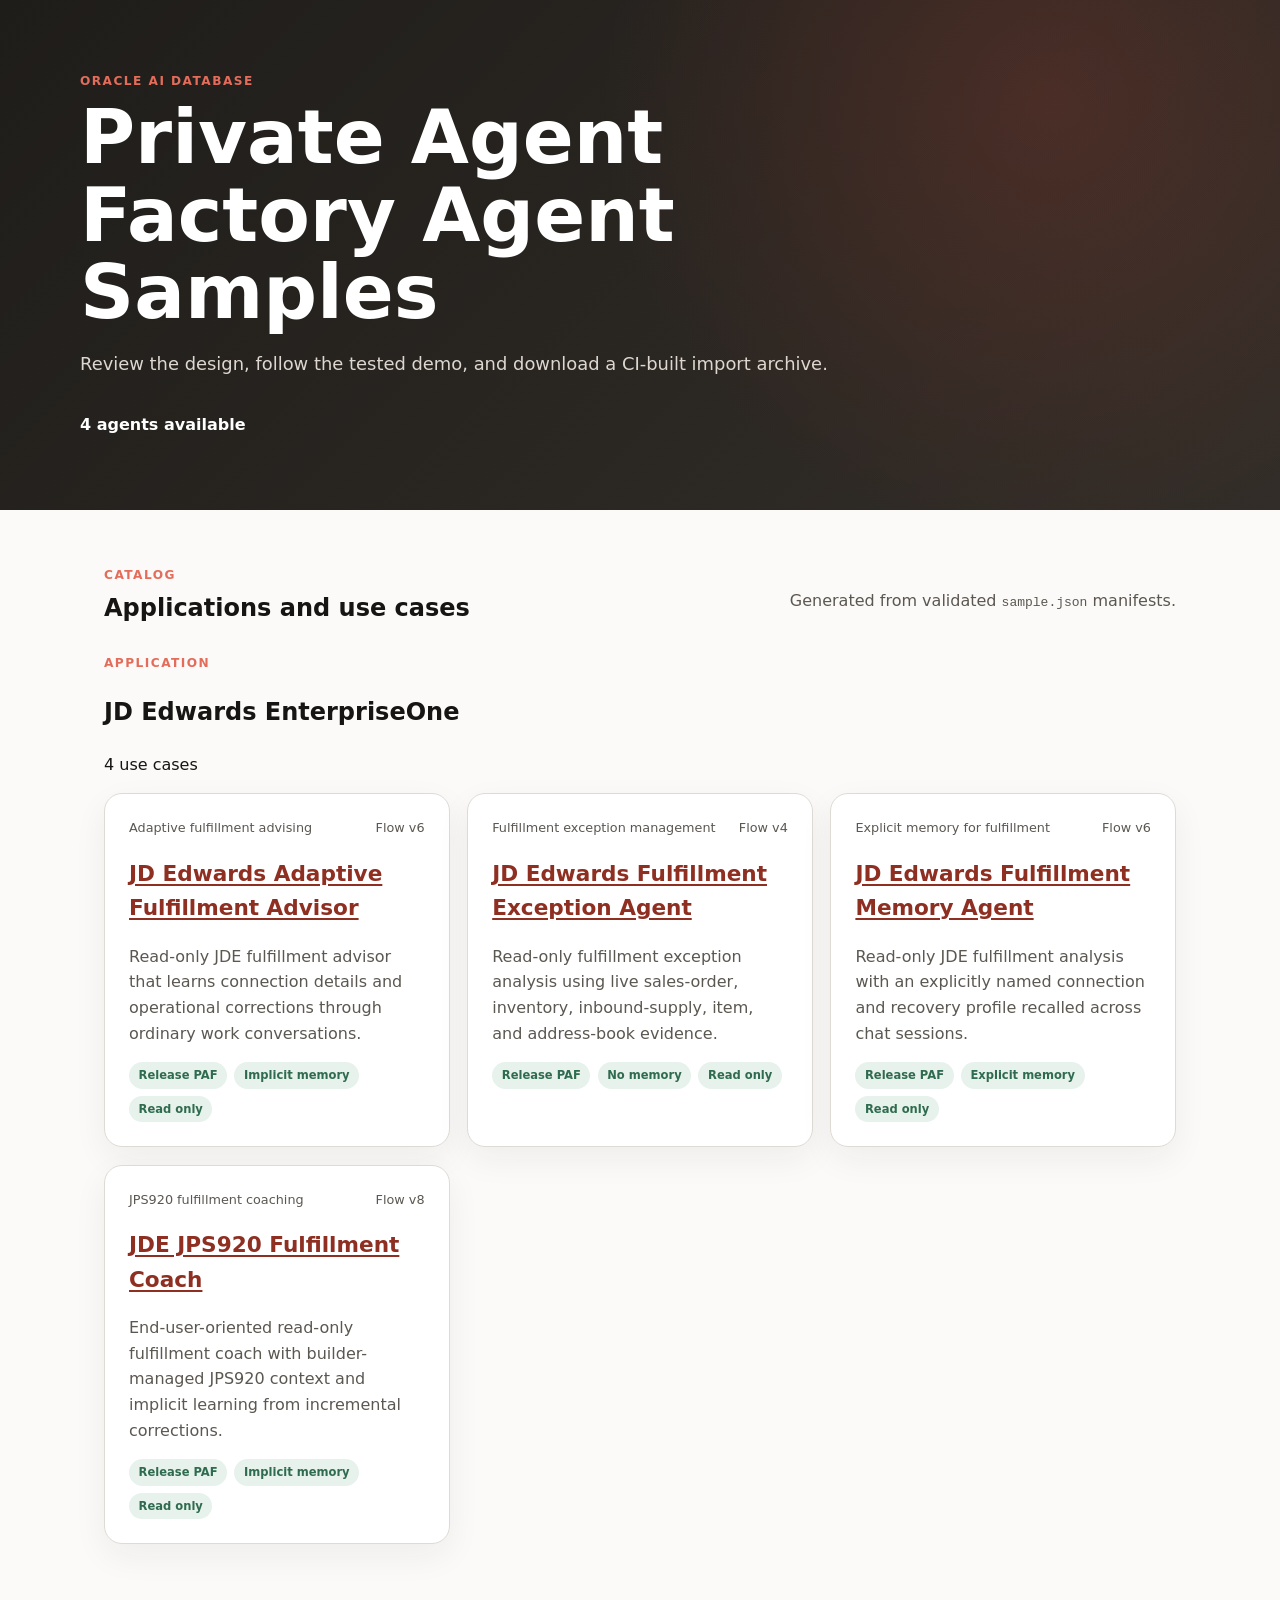
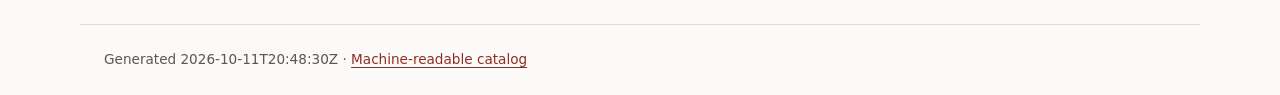
<file: docs/index.html>
<!doctype html>
<html lang="en"><head><meta charset="utf-8"><meta name="viewport" content="width=device-width,initial-scale=1"><title>Private Agent Factory Agent Samples</title><link rel="stylesheet" href="assets/styles.css"></head>
<body><!-- Generated by scripts/generate_docs.py. Do not edit. --><header class="hero"><div><span class="kicker">Oracle AI Database</span><h1>Private Agent Factory Agent Samples</h1><p>Review the design, follow the tested demo, and download a CI-built import archive.</p><strong>4 agents available</strong></div></header>
<main><div class="heading"><div><span class="kicker">Catalog</span><h2>Applications and use cases</h2></div><p>Generated from validated <code>sample.json</code> manifests.</p></div><section class="application-group" id="jd-edwards"><div class="application-heading"><span class="kicker">Application</span><h2>JD Edwards EnterpriseOne</h2><p>4 use cases</p></div><div class="grid"><article class="card"><div class="meta"><span>Adaptive fulfillment advising</span><span>Flow v6</span></div><h2><a href="agents/jd-edwards/adaptive-fulfillment-advisor/">JD Edwards Adaptive Fulfillment Advisor</a></h2><p>Read-only JDE fulfillment advisor that learns connection details and operational corrections through ordinary work conversations.</p><div class="badges"><b>Release PAF</b><b>Implicit memory</b><b>Read only</b></div></article><article class="card"><div class="meta"><span>Fulfillment exception management</span><span>Flow v4</span></div><h2><a href="agents/jd-edwards/fulfillment-exception/">JD Edwards Fulfillment Exception Agent</a></h2><p>Read-only fulfillment exception analysis using live sales-order, inventory, inbound-supply, item, and address-book evidence.</p><div class="badges"><b>Release PAF</b><b>No memory</b><b>Read only</b></div></article><article class="card"><div class="meta"><span>Explicit memory for fulfillment</span><span>Flow v6</span></div><h2><a href="agents/jd-edwards/fulfillment-memory/">JD Edwards Fulfillment Memory Agent</a></h2><p>Read-only JDE fulfillment analysis with an explicitly named connection and recovery profile recalled across chat sessions.</p><div class="badges"><b>Release PAF</b><b>Explicit memory</b><b>Read only</b></div></article><article class="card"><div class="meta"><span>JPS920 fulfillment coaching</span><span>Flow v8</span></div><h2><a href="agents/jd-edwards/jps920-fulfillment-coach/">JDE JPS920 Fulfillment Coach</a></h2><p>End-user-oriented read-only fulfillment coach with builder-managed JPS920 context and implicit learning from incremental corrections.</p><div class="badges"><b>Release PAF</b><b>Implicit memory</b><b>Read only</b></div></article></div></section></main>
<footer>Generated 2026-10-11T20:48:30Z · <a href="agents.json">Machine-readable catalog</a></footer></body></html>
</file>
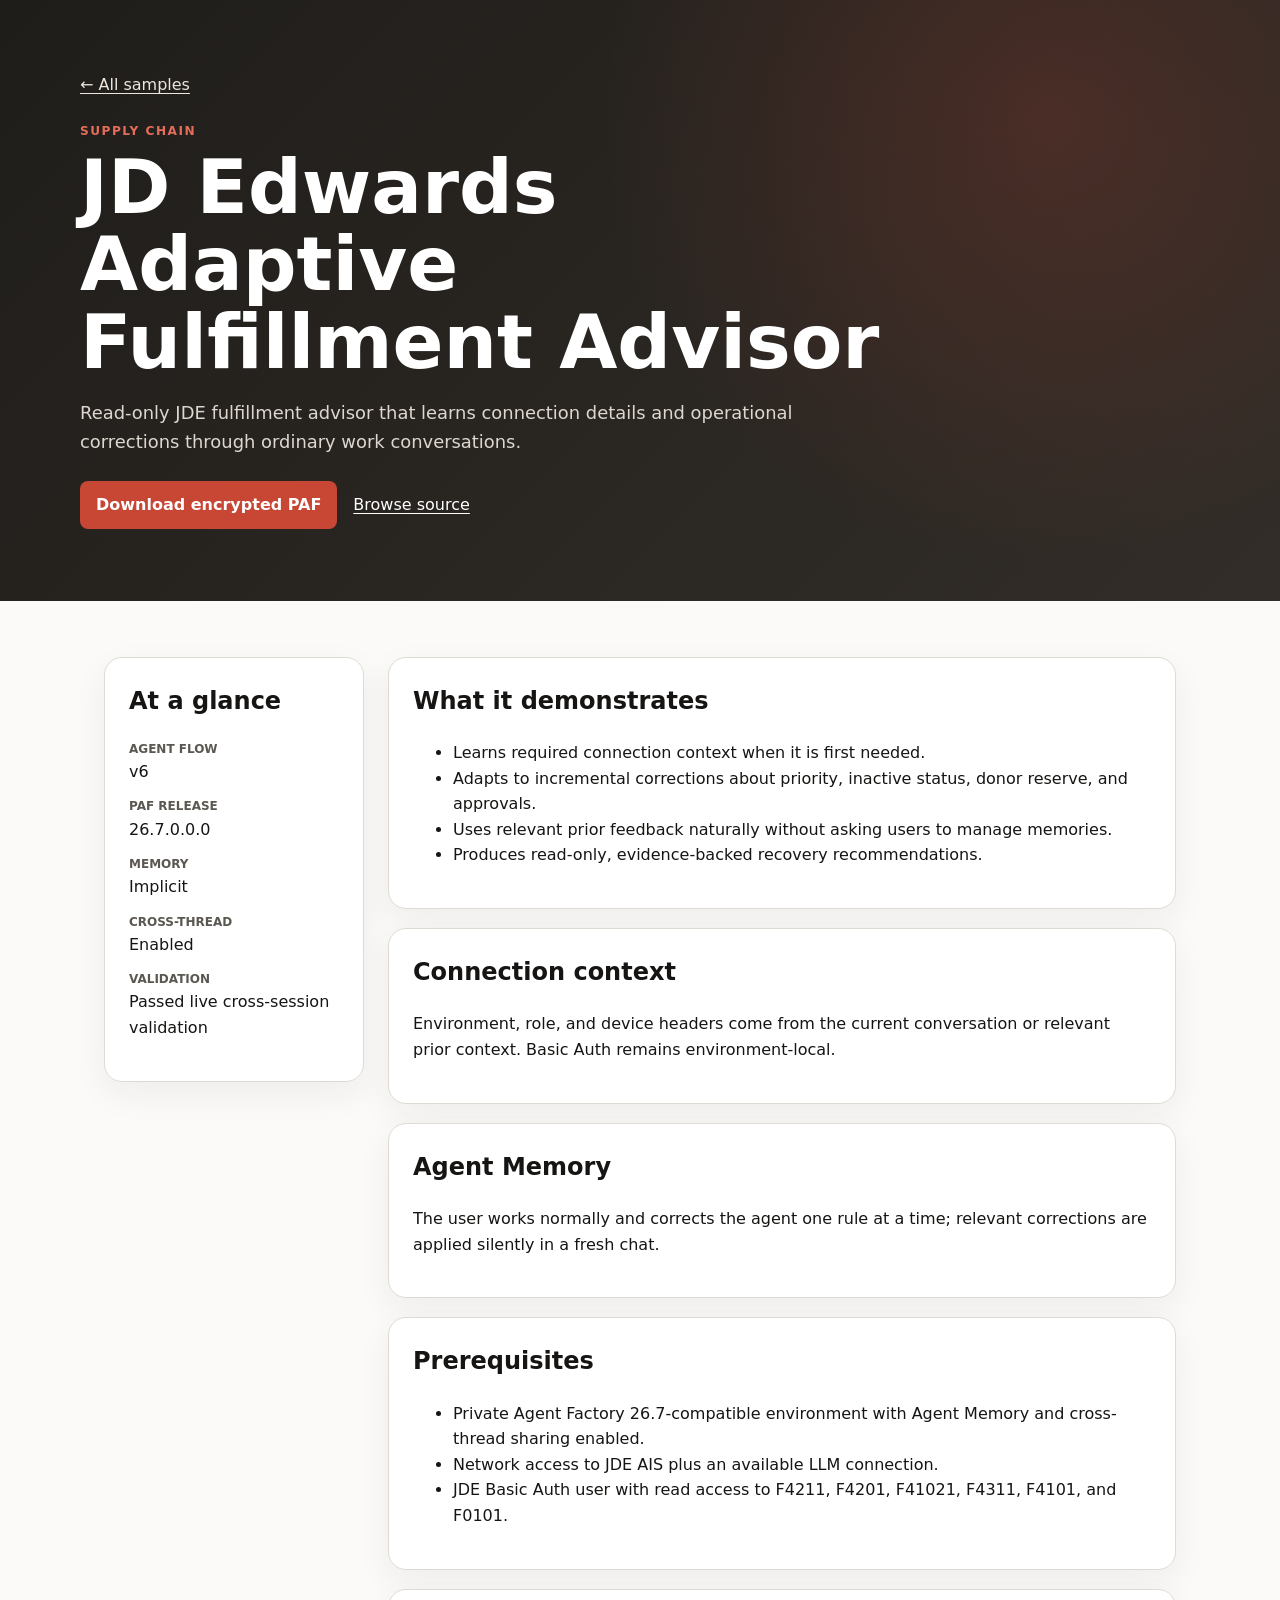
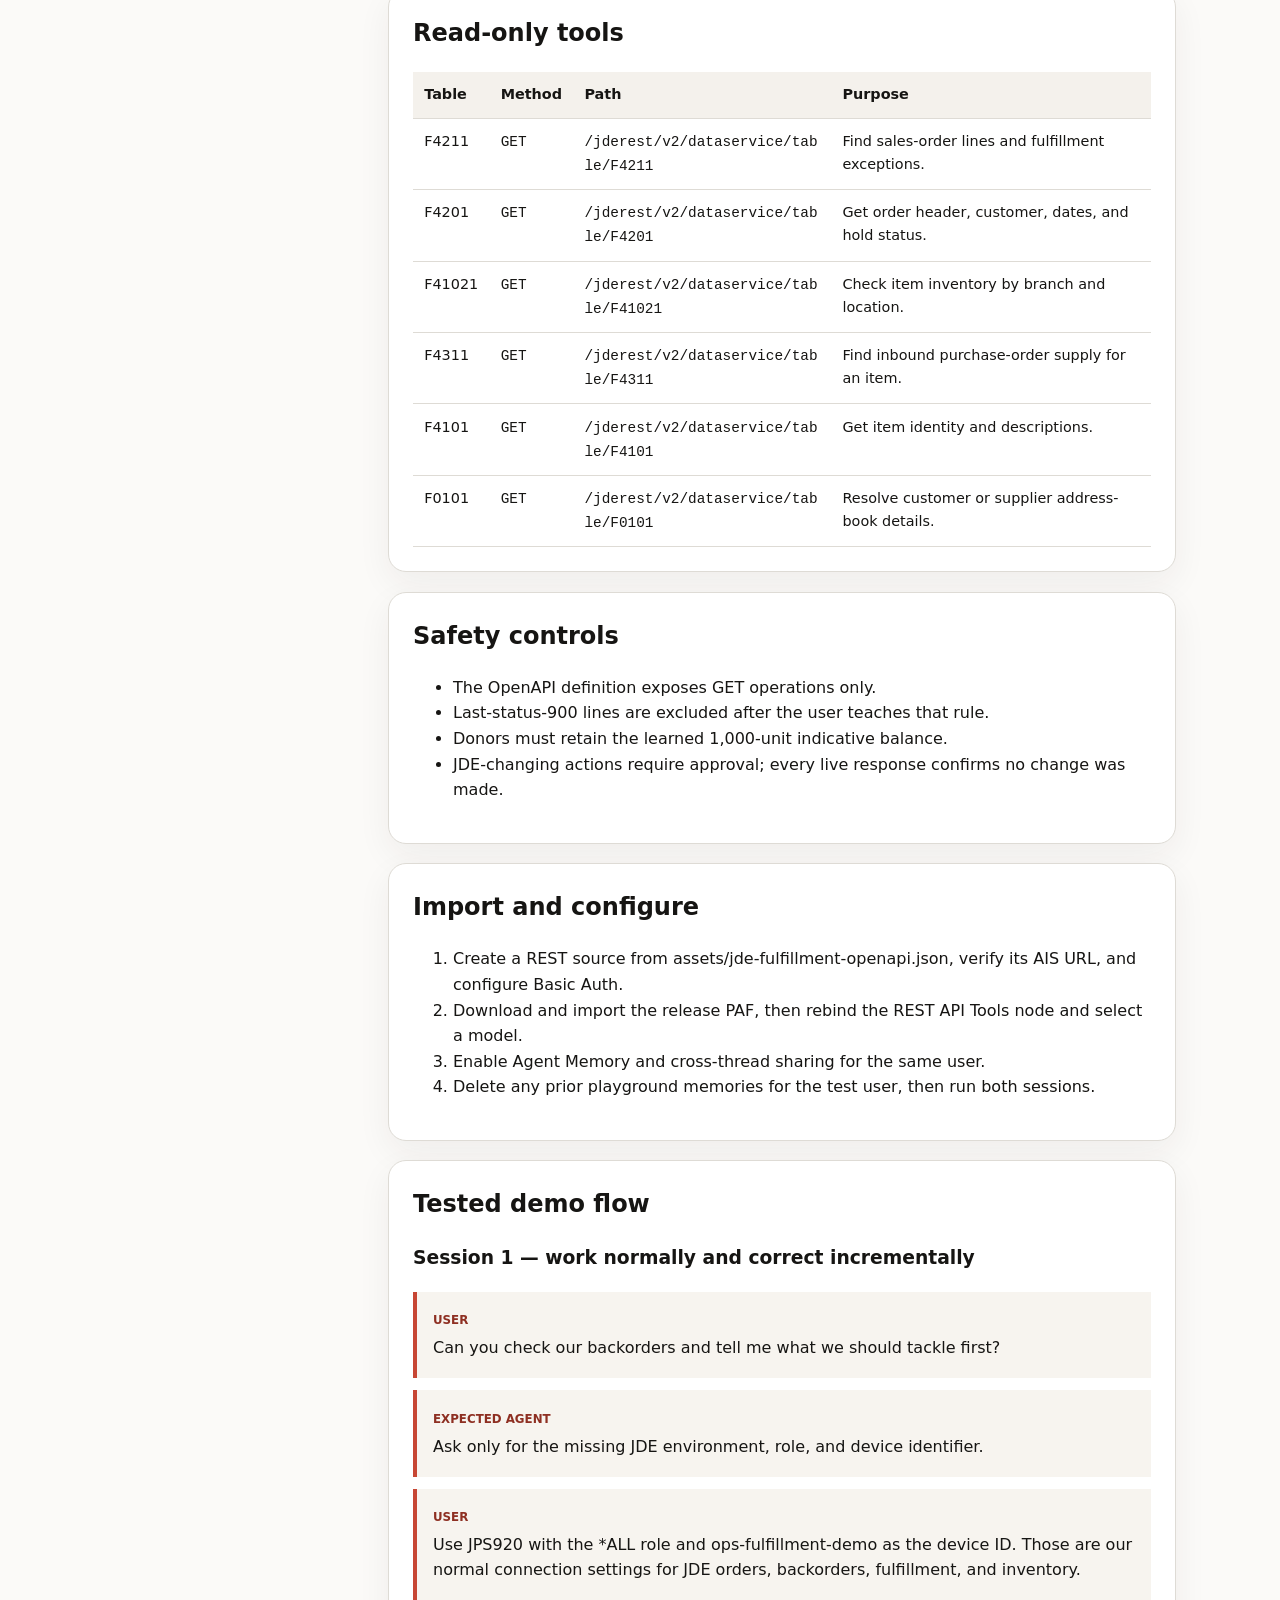
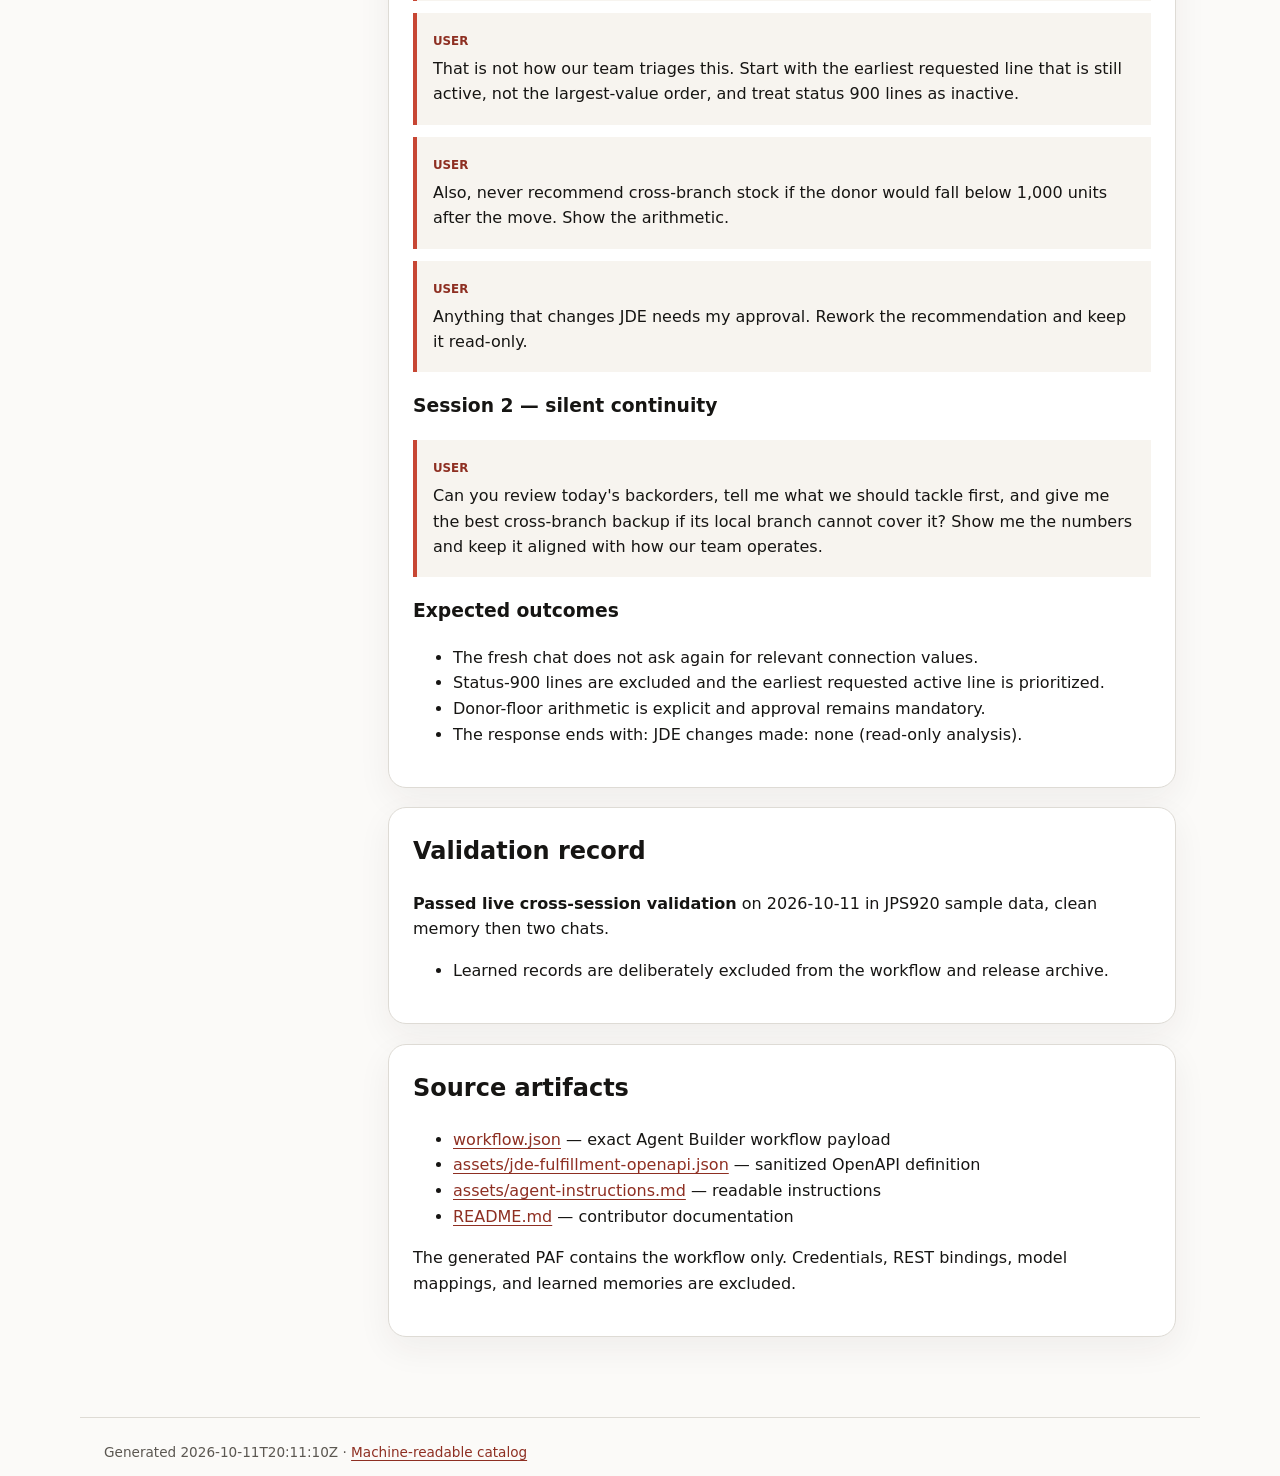
<file: docs/jd-edwards-adaptive-fulfillment-advisor/index.html>
<!doctype html>
<html lang="en"><head><meta charset="utf-8"><meta name="viewport" content="width=device-width,initial-scale=1"><title>JD Edwards Adaptive Fulfillment Advisor · Agent Samples</title><link rel="stylesheet" href="../assets/styles.css"></head>
<body><!-- Generated by scripts/generate_docs.py. Do not edit. --><header class="detail-hero"><div><a class="back" href="../">← All samples</a><span class="kicker">Supply Chain</span><h1>JD Edwards Adaptive Fulfillment Advisor</h1><p>Read-only JDE fulfillment advisor that learns connection details and operational corrections through ordinary work conversations.</p><nav><a class="button" href="https://github.com/oracle-agent-factory/agent-samples/releases/download/latest/jd-edwards-adaptive-fulfillment-advisor.paf">Download encrypted PAF</a><a href="https://github.com/oracle-agent-factory/agent-samples/tree/main/jd-edwards-adaptive-fulfillment-advisor">Browse source</a></nav></div></header>
<main class="detail"><aside class="facts"><h2>At a glance</h2><dl><dt>Agent flow</dt><dd>v6</dd><dt>PAF release</dt><dd>26.7.0.0.0</dd><dt>Memory</dt><dd>Implicit</dd><dt>Cross-thread</dt><dd>Enabled</dd><dt>Validation</dt><dd>Passed live cross-session validation</dd></dl></aside>
<div class="sections"><section><h2>What it demonstrates</h2><ul><li>Learns required connection context when it is first needed.</li><li>Adapts to incremental corrections about priority, inactive status, donor reserve, and approvals.</li><li>Uses relevant prior feedback naturally without asking users to manage memories.</li><li>Produces read-only, evidence-backed recovery recommendations.</li></ul></section><section><h2>Connection context</h2><p>Environment, role, and device headers come from the current conversation or relevant prior context. Basic Auth remains environment-local.</p></section><section><h2>Agent Memory</h2><p>The user works normally and corrects the agent one rule at a time; relevant corrections are applied silently in a fresh chat.</p></section><section><h2>Prerequisites</h2><ul><li>Private Agent Factory 26.7-compatible environment with Agent Memory and cross-thread sharing enabled.</li><li>Network access to JDE AIS plus an available LLM connection.</li><li>JDE Basic Auth user with read access to F4211, F4201, F41021, F4311, F4101, and F0101.</li></ul></section>
<section><h2>Read-only tools</h2><div class="table"><table><thead><tr><th>Table</th><th>Method</th><th>Path</th><th>Purpose</th></tr></thead><tbody><tr><td>F4211</td><td><code>GET</code></td><td><code>/jderest/v2/dataservice/table/F4211</code></td><td>Find sales-order lines and fulfillment exceptions.</td></tr><tr><td>F4201</td><td><code>GET</code></td><td><code>/jderest/v2/dataservice/table/F4201</code></td><td>Get order header, customer, dates, and hold status.</td></tr><tr><td>F41021</td><td><code>GET</code></td><td><code>/jderest/v2/dataservice/table/F41021</code></td><td>Check item inventory by branch and location.</td></tr><tr><td>F4311</td><td><code>GET</code></td><td><code>/jderest/v2/dataservice/table/F4311</code></td><td>Find inbound purchase-order supply for an item.</td></tr><tr><td>F4101</td><td><code>GET</code></td><td><code>/jderest/v2/dataservice/table/F4101</code></td><td>Get item identity and descriptions.</td></tr><tr><td>F0101</td><td><code>GET</code></td><td><code>/jderest/v2/dataservice/table/F0101</code></td><td>Resolve customer or supplier address-book details.</td></tr></tbody></table></div></section><section><h2>Safety controls</h2><ul><li>The OpenAPI definition exposes GET operations only.</li><li>Last-status-900 lines are excluded after the user teaches that rule.</li><li>Donors must retain the learned 1,000-unit indicative balance.</li><li>JDE-changing actions require approval; every live response confirms no change was made.</li></ul></section><section><h2>Import and configure</h2><ol><li>Create a REST source from assets/jde-fulfillment-openapi.json, verify its AIS URL, and configure Basic Auth.</li><li>Download and import the release PAF, then rebind the REST API Tools node and select a model.</li><li>Enable Agent Memory and cross-thread sharing for the same user.</li><li>Delete any prior playground memories for the test user, then run both sessions.</li></ol></section>
<section><h2>Tested demo flow</h2><h3>Session 1 — work normally and correct incrementally</h3><div class="turn"><b>User</b><p>Can you check our backorders and tell me what we should tackle first?</p></div><div class="turn"><b>Expected agent</b><p>Ask only for the missing JDE environment, role, and device identifier.</p></div><div class="turn"><b>User</b><p>Use JPS920 with the *ALL role and ops-fulfillment-demo as the device ID. Those are our normal connection settings for JDE orders, backorders, fulfillment, and inventory.</p></div><div class="turn"><b>User</b><p>That is not how our team triages this. Start with the earliest requested line that is still active, not the largest-value order, and treat status 900 lines as inactive.</p></div><div class="turn"><b>User</b><p>Also, never recommend cross-branch stock if the donor would fall below 1,000 units after the move. Show the arithmetic.</p></div><div class="turn"><b>User</b><p>Anything that changes JDE needs my approval. Rework the recommendation and keep it read-only.</p></div><h3>Session 2 — silent continuity</h3><div class="turn"><b>User</b><p>Can you review today&#x27;s backorders, tell me what we should tackle first, and give me the best cross-branch backup if its local branch cannot cover it? Show me the numbers and keep it aligned with how our team operates.</p></div><h3>Expected outcomes</h3><ul><li>The fresh chat does not ask again for relevant connection values.</li><li>Status-900 lines are excluded and the earliest requested active line is prioritized.</li><li>Donor-floor arithmetic is explicit and approval remains mandatory.</li><li>The response ends with: JDE changes made: none (read-only analysis).</li></ul></section><section><h2>Validation record</h2><p><strong>Passed live cross-session validation</strong> on 2026-10-11 in JPS920 sample data, clean memory then two chats.</p><ul><li>Learned records are deliberately excluded from the workflow and release archive.</li></ul></section>
<section><h2>Source artifacts</h2><ul><li><a href="https://github.com/oracle-agent-factory/agent-samples/tree/main/jd-edwards-adaptive-fulfillment-advisor/workflow.json">workflow.json</a> — exact Agent Builder workflow payload</li><li><a href="https://github.com/oracle-agent-factory/agent-samples/tree/main/jd-edwards-adaptive-fulfillment-advisor/assets/jde-fulfillment-openapi.json">assets/jde-fulfillment-openapi.json</a> — sanitized OpenAPI definition</li><li><a href="https://github.com/oracle-agent-factory/agent-samples/tree/main/jd-edwards-adaptive-fulfillment-advisor/assets/agent-instructions.md">assets/agent-instructions.md</a> — readable instructions</li><li><a href="https://github.com/oracle-agent-factory/agent-samples/tree/main/jd-edwards-adaptive-fulfillment-advisor/README.md">README.md</a> — contributor documentation</li></ul><p>The generated PAF contains the workflow only. Credentials, REST bindings, model mappings, and learned memories are excluded.</p></section></div></main>
<footer>Generated 2026-10-11T20:11:10Z · <a href="../agents.json">Machine-readable catalog</a></footer></body></html>
</file>
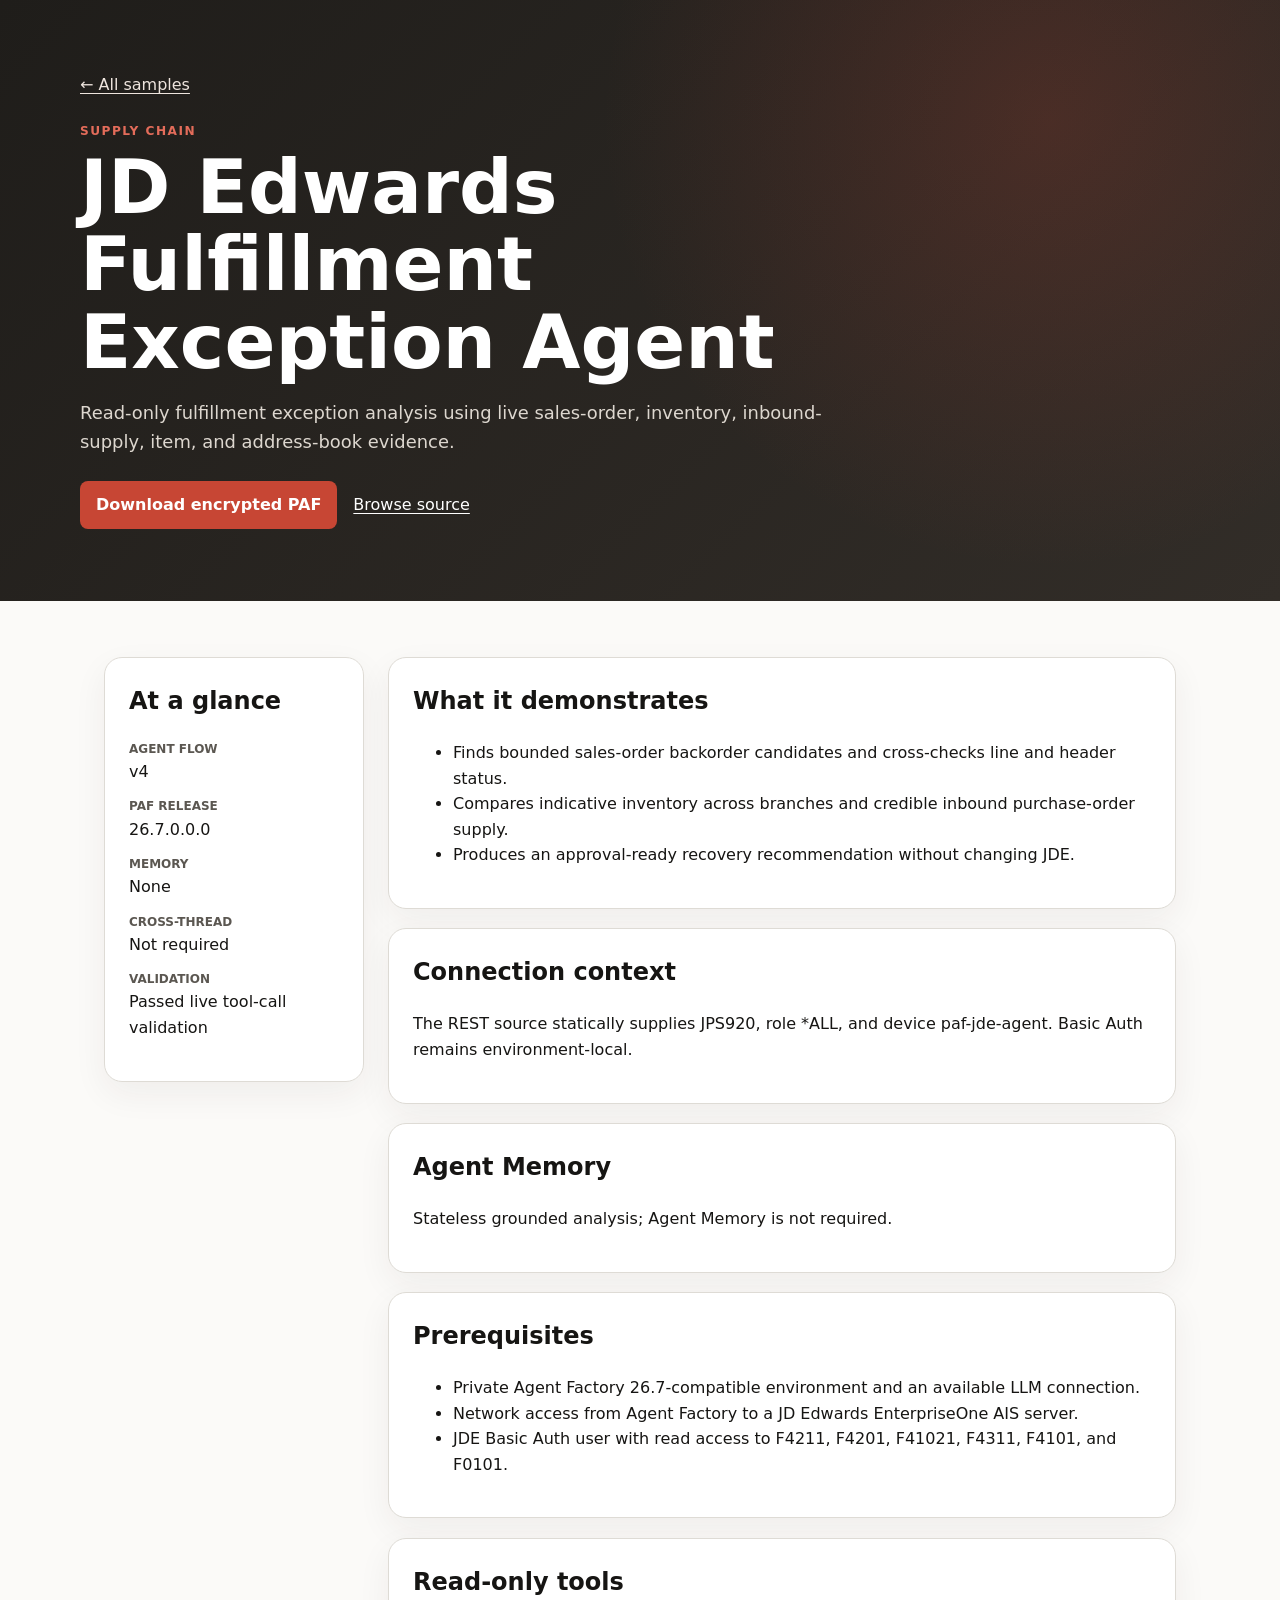
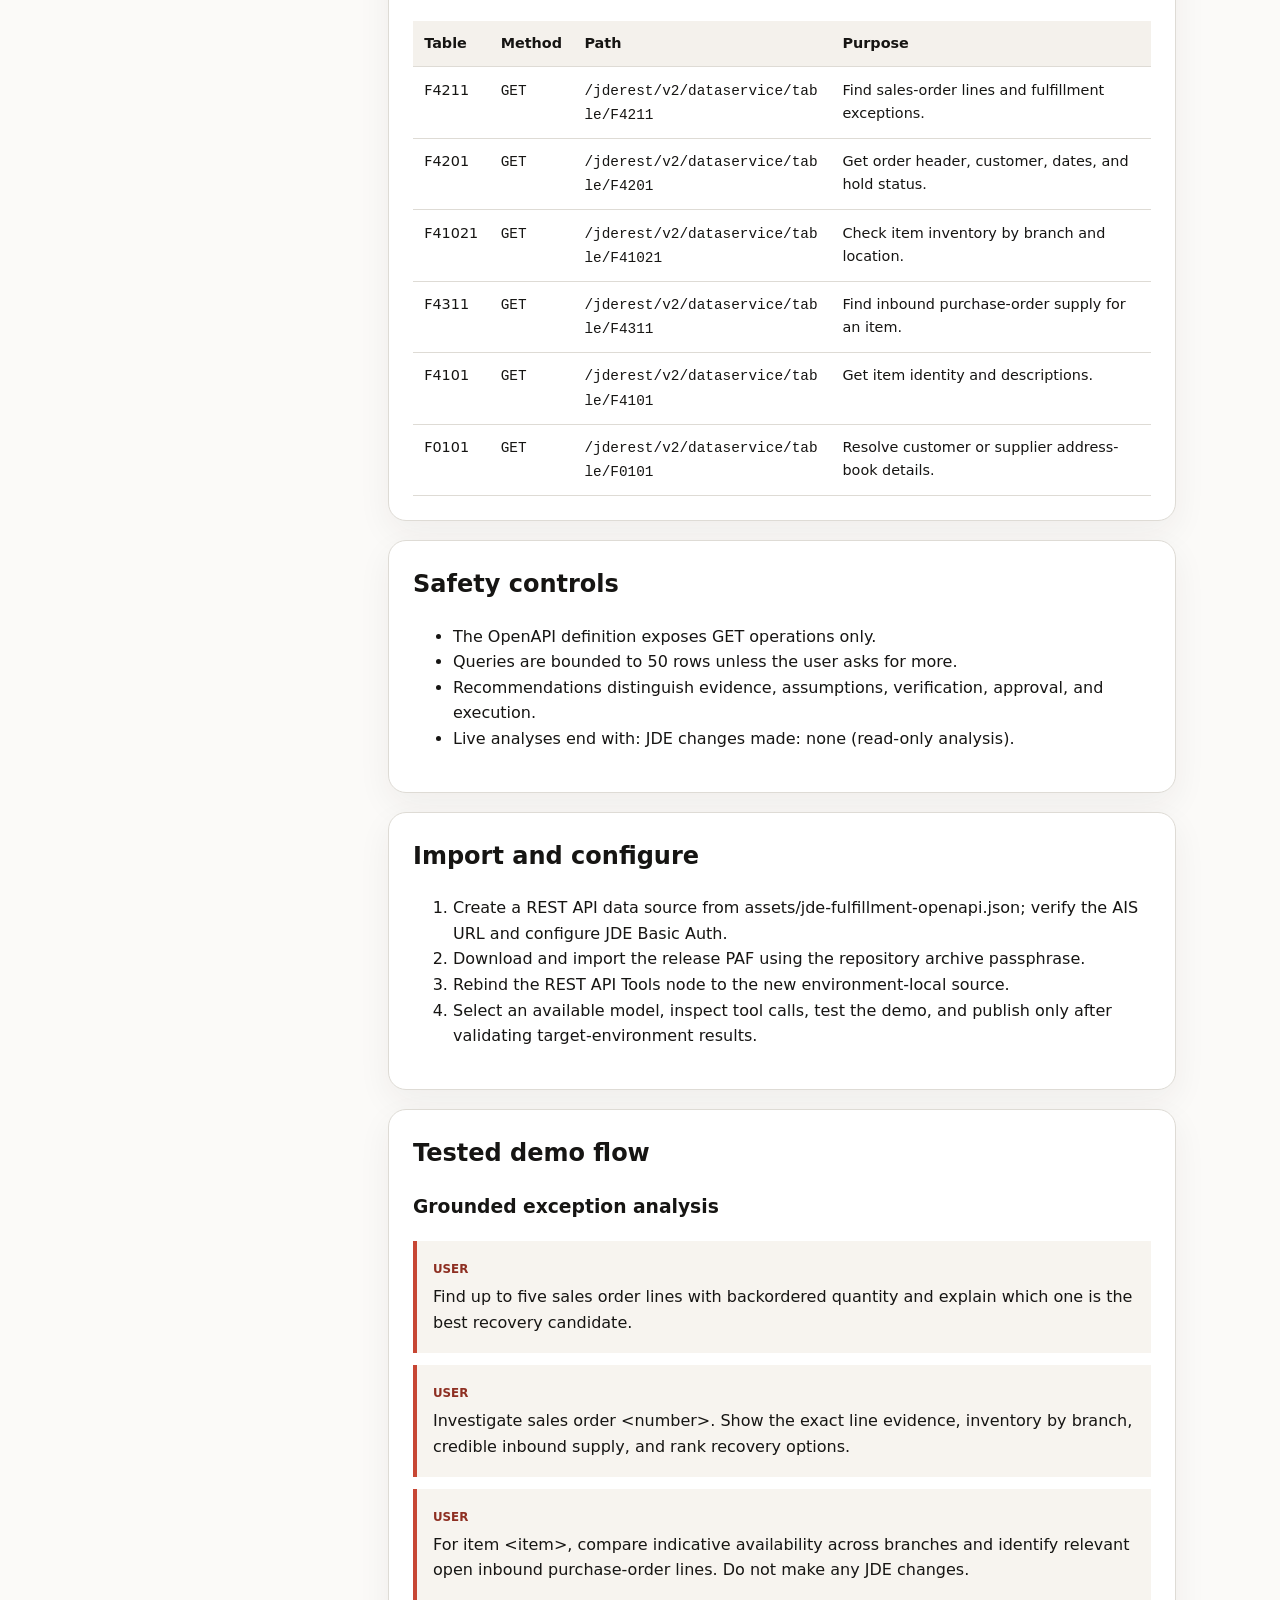
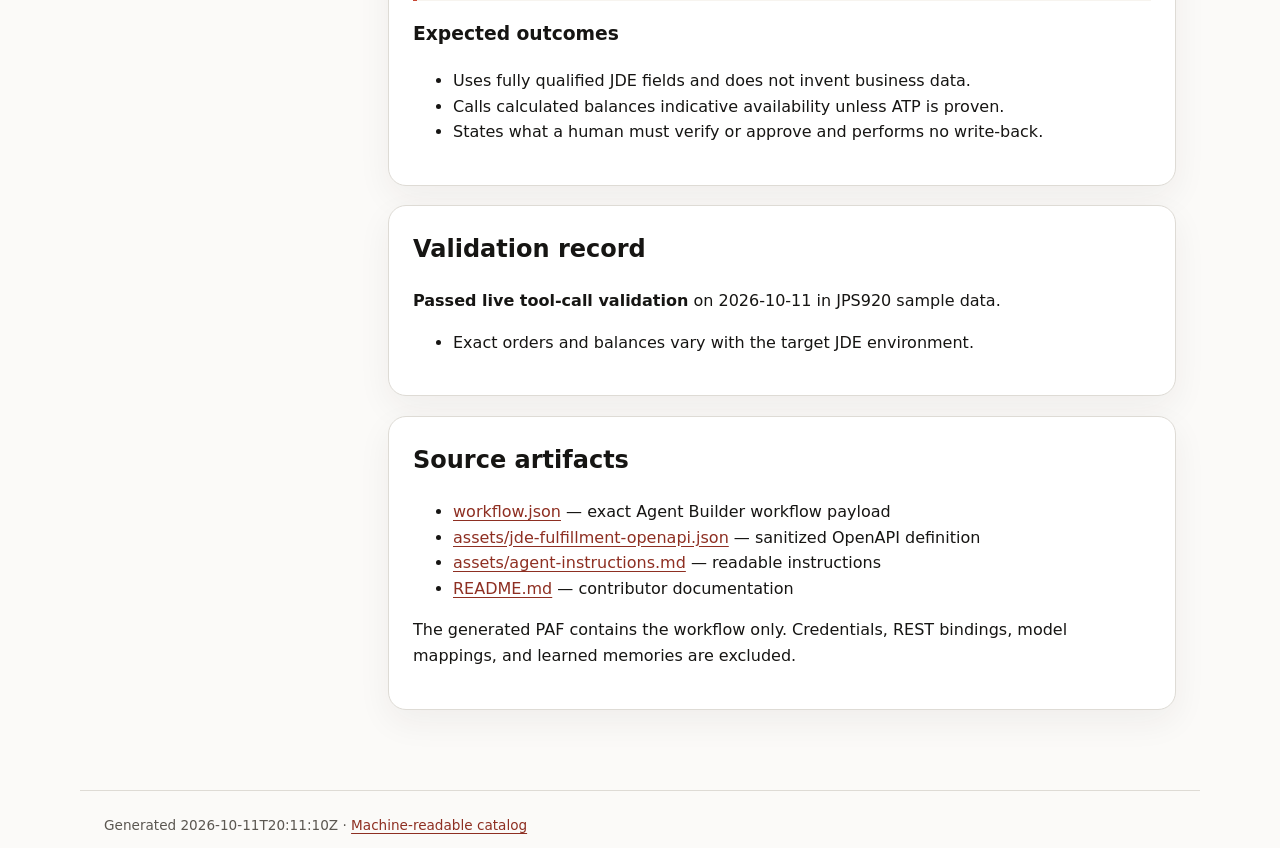
<file: docs/jd-edwards-fulfillment-exception-agent/index.html>
<!doctype html>
<html lang="en"><head><meta charset="utf-8"><meta name="viewport" content="width=device-width,initial-scale=1"><title>JD Edwards Fulfillment Exception Agent · Agent Samples</title><link rel="stylesheet" href="../assets/styles.css"></head>
<body><!-- Generated by scripts/generate_docs.py. Do not edit. --><header class="detail-hero"><div><a class="back" href="../">← All samples</a><span class="kicker">Supply Chain</span><h1>JD Edwards Fulfillment Exception Agent</h1><p>Read-only fulfillment exception analysis using live sales-order, inventory, inbound-supply, item, and address-book evidence.</p><nav><a class="button" href="https://github.com/oracle-agent-factory/agent-samples/releases/download/latest/jd-edwards-fulfillment-exception-agent.paf">Download encrypted PAF</a><a href="https://github.com/oracle-agent-factory/agent-samples/tree/main/jd-edwards-fulfillment-exception-agent">Browse source</a></nav></div></header>
<main class="detail"><aside class="facts"><h2>At a glance</h2><dl><dt>Agent flow</dt><dd>v4</dd><dt>PAF release</dt><dd>26.7.0.0.0</dd><dt>Memory</dt><dd>None</dd><dt>Cross-thread</dt><dd>Not required</dd><dt>Validation</dt><dd>Passed live tool-call validation</dd></dl></aside>
<div class="sections"><section><h2>What it demonstrates</h2><ul><li>Finds bounded sales-order backorder candidates and cross-checks line and header status.</li><li>Compares indicative inventory across branches and credible inbound purchase-order supply.</li><li>Produces an approval-ready recovery recommendation without changing JDE.</li></ul></section><section><h2>Connection context</h2><p>The REST source statically supplies JPS920, role *ALL, and device paf-jde-agent. Basic Auth remains environment-local.</p></section><section><h2>Agent Memory</h2><p>Stateless grounded analysis; Agent Memory is not required.</p></section><section><h2>Prerequisites</h2><ul><li>Private Agent Factory 26.7-compatible environment and an available LLM connection.</li><li>Network access from Agent Factory to a JD Edwards EnterpriseOne AIS server.</li><li>JDE Basic Auth user with read access to F4211, F4201, F41021, F4311, F4101, and F0101.</li></ul></section>
<section><h2>Read-only tools</h2><div class="table"><table><thead><tr><th>Table</th><th>Method</th><th>Path</th><th>Purpose</th></tr></thead><tbody><tr><td>F4211</td><td><code>GET</code></td><td><code>/jderest/v2/dataservice/table/F4211</code></td><td>Find sales-order lines and fulfillment exceptions.</td></tr><tr><td>F4201</td><td><code>GET</code></td><td><code>/jderest/v2/dataservice/table/F4201</code></td><td>Get order header, customer, dates, and hold status.</td></tr><tr><td>F41021</td><td><code>GET</code></td><td><code>/jderest/v2/dataservice/table/F41021</code></td><td>Check item inventory by branch and location.</td></tr><tr><td>F4311</td><td><code>GET</code></td><td><code>/jderest/v2/dataservice/table/F4311</code></td><td>Find inbound purchase-order supply for an item.</td></tr><tr><td>F4101</td><td><code>GET</code></td><td><code>/jderest/v2/dataservice/table/F4101</code></td><td>Get item identity and descriptions.</td></tr><tr><td>F0101</td><td><code>GET</code></td><td><code>/jderest/v2/dataservice/table/F0101</code></td><td>Resolve customer or supplier address-book details.</td></tr></tbody></table></div></section><section><h2>Safety controls</h2><ul><li>The OpenAPI definition exposes GET operations only.</li><li>Queries are bounded to 50 rows unless the user asks for more.</li><li>Recommendations distinguish evidence, assumptions, verification, approval, and execution.</li><li>Live analyses end with: JDE changes made: none (read-only analysis).</li></ul></section><section><h2>Import and configure</h2><ol><li>Create a REST API data source from assets/jde-fulfillment-openapi.json; verify the AIS URL and configure JDE Basic Auth.</li><li>Download and import the release PAF using the repository archive passphrase.</li><li>Rebind the REST API Tools node to the new environment-local source.</li><li>Select an available model, inspect tool calls, test the demo, and publish only after validating target-environment results.</li></ol></section>
<section><h2>Tested demo flow</h2><h3>Grounded exception analysis</h3><div class="turn"><b>User</b><p>Find up to five sales order lines with backordered quantity and explain which one is the best recovery candidate.</p></div><div class="turn"><b>User</b><p>Investigate sales order &lt;number&gt;. Show the exact line evidence, inventory by branch, credible inbound supply, and rank recovery options.</p></div><div class="turn"><b>User</b><p>For item &lt;item&gt;, compare indicative availability across branches and identify relevant open inbound purchase-order lines. Do not make any JDE changes.</p></div><h3>Expected outcomes</h3><ul><li>Uses fully qualified JDE fields and does not invent business data.</li><li>Calls calculated balances indicative availability unless ATP is proven.</li><li>States what a human must verify or approve and performs no write-back.</li></ul></section><section><h2>Validation record</h2><p><strong>Passed live tool-call validation</strong> on 2026-10-11 in JPS920 sample data.</p><ul><li>Exact orders and balances vary with the target JDE environment.</li></ul></section>
<section><h2>Source artifacts</h2><ul><li><a href="https://github.com/oracle-agent-factory/agent-samples/tree/main/jd-edwards-fulfillment-exception-agent/workflow.json">workflow.json</a> — exact Agent Builder workflow payload</li><li><a href="https://github.com/oracle-agent-factory/agent-samples/tree/main/jd-edwards-fulfillment-exception-agent/assets/jde-fulfillment-openapi.json">assets/jde-fulfillment-openapi.json</a> — sanitized OpenAPI definition</li><li><a href="https://github.com/oracle-agent-factory/agent-samples/tree/main/jd-edwards-fulfillment-exception-agent/assets/agent-instructions.md">assets/agent-instructions.md</a> — readable instructions</li><li><a href="https://github.com/oracle-agent-factory/agent-samples/tree/main/jd-edwards-fulfillment-exception-agent/README.md">README.md</a> — contributor documentation</li></ul><p>The generated PAF contains the workflow only. Credentials, REST bindings, model mappings, and learned memories are excluded.</p></section></div></main>
<footer>Generated 2026-10-11T20:11:10Z · <a href="../agents.json">Machine-readable catalog</a></footer></body></html>
</file>
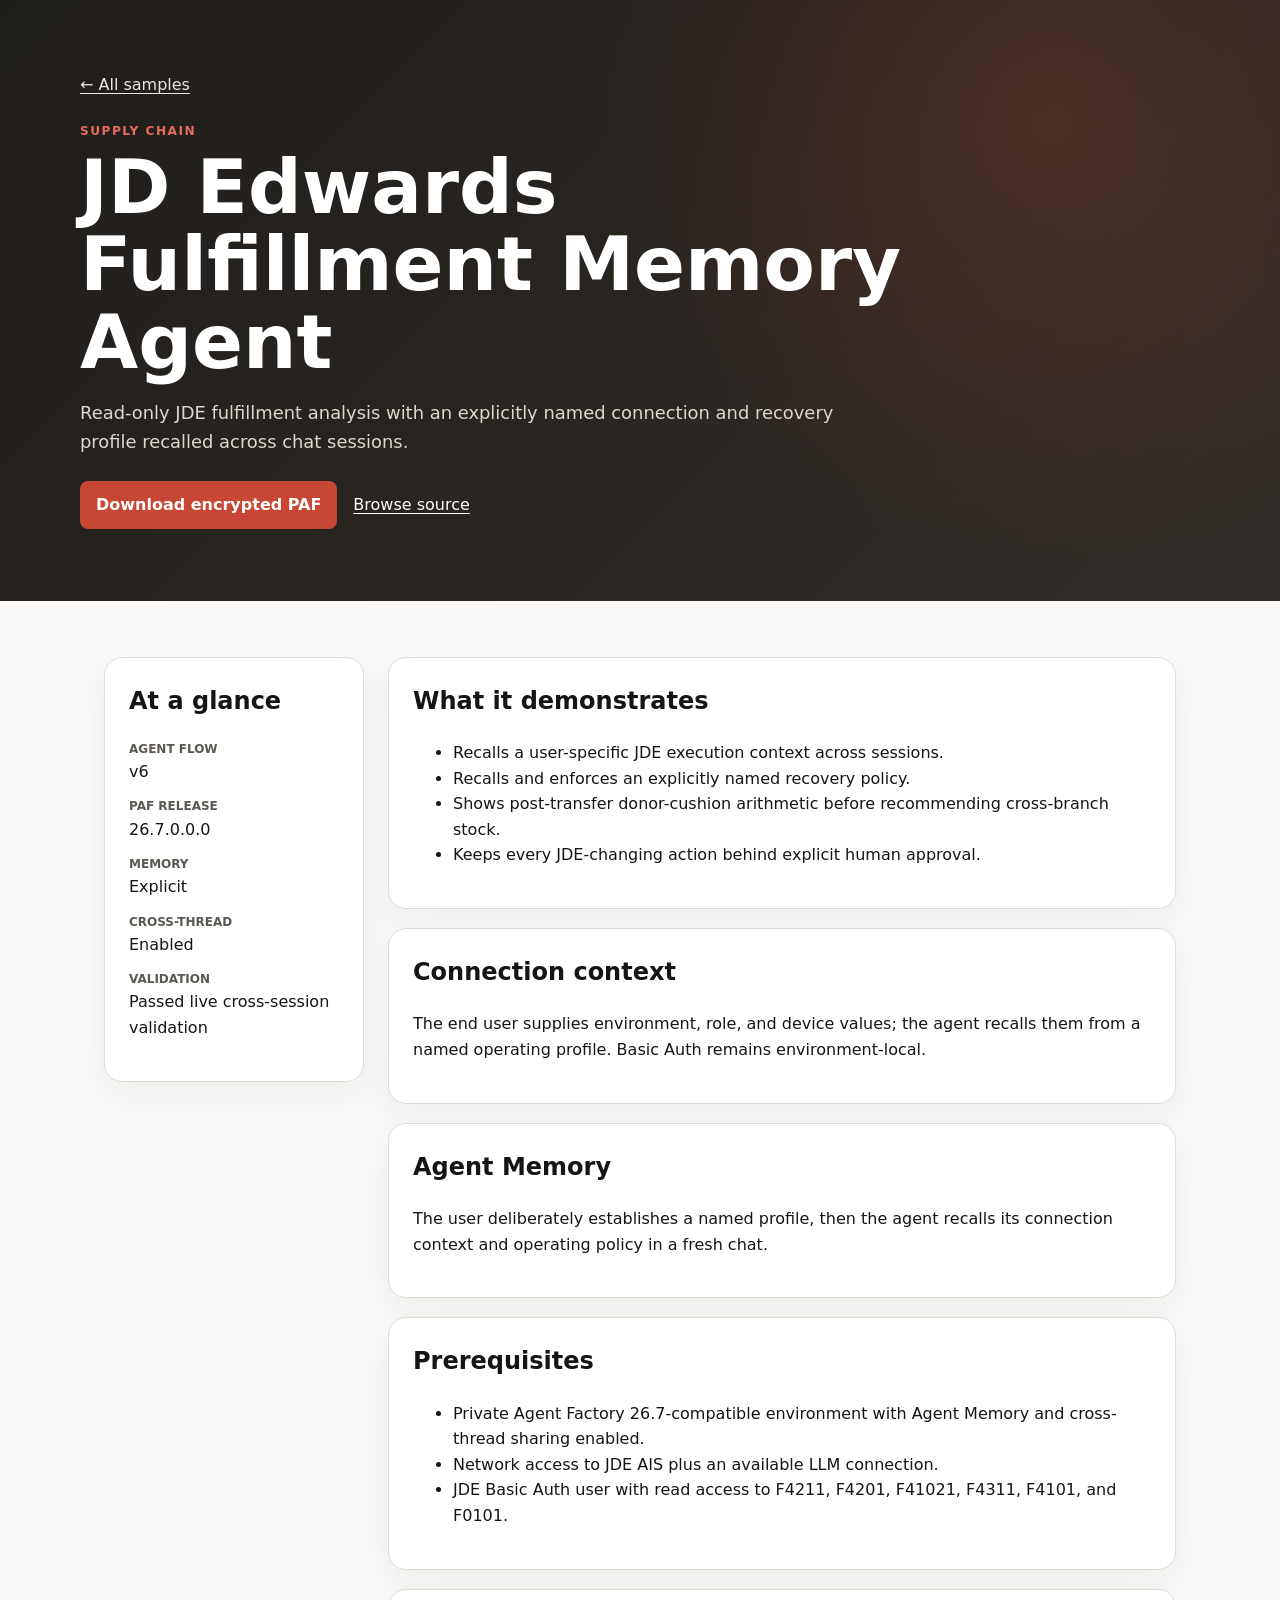
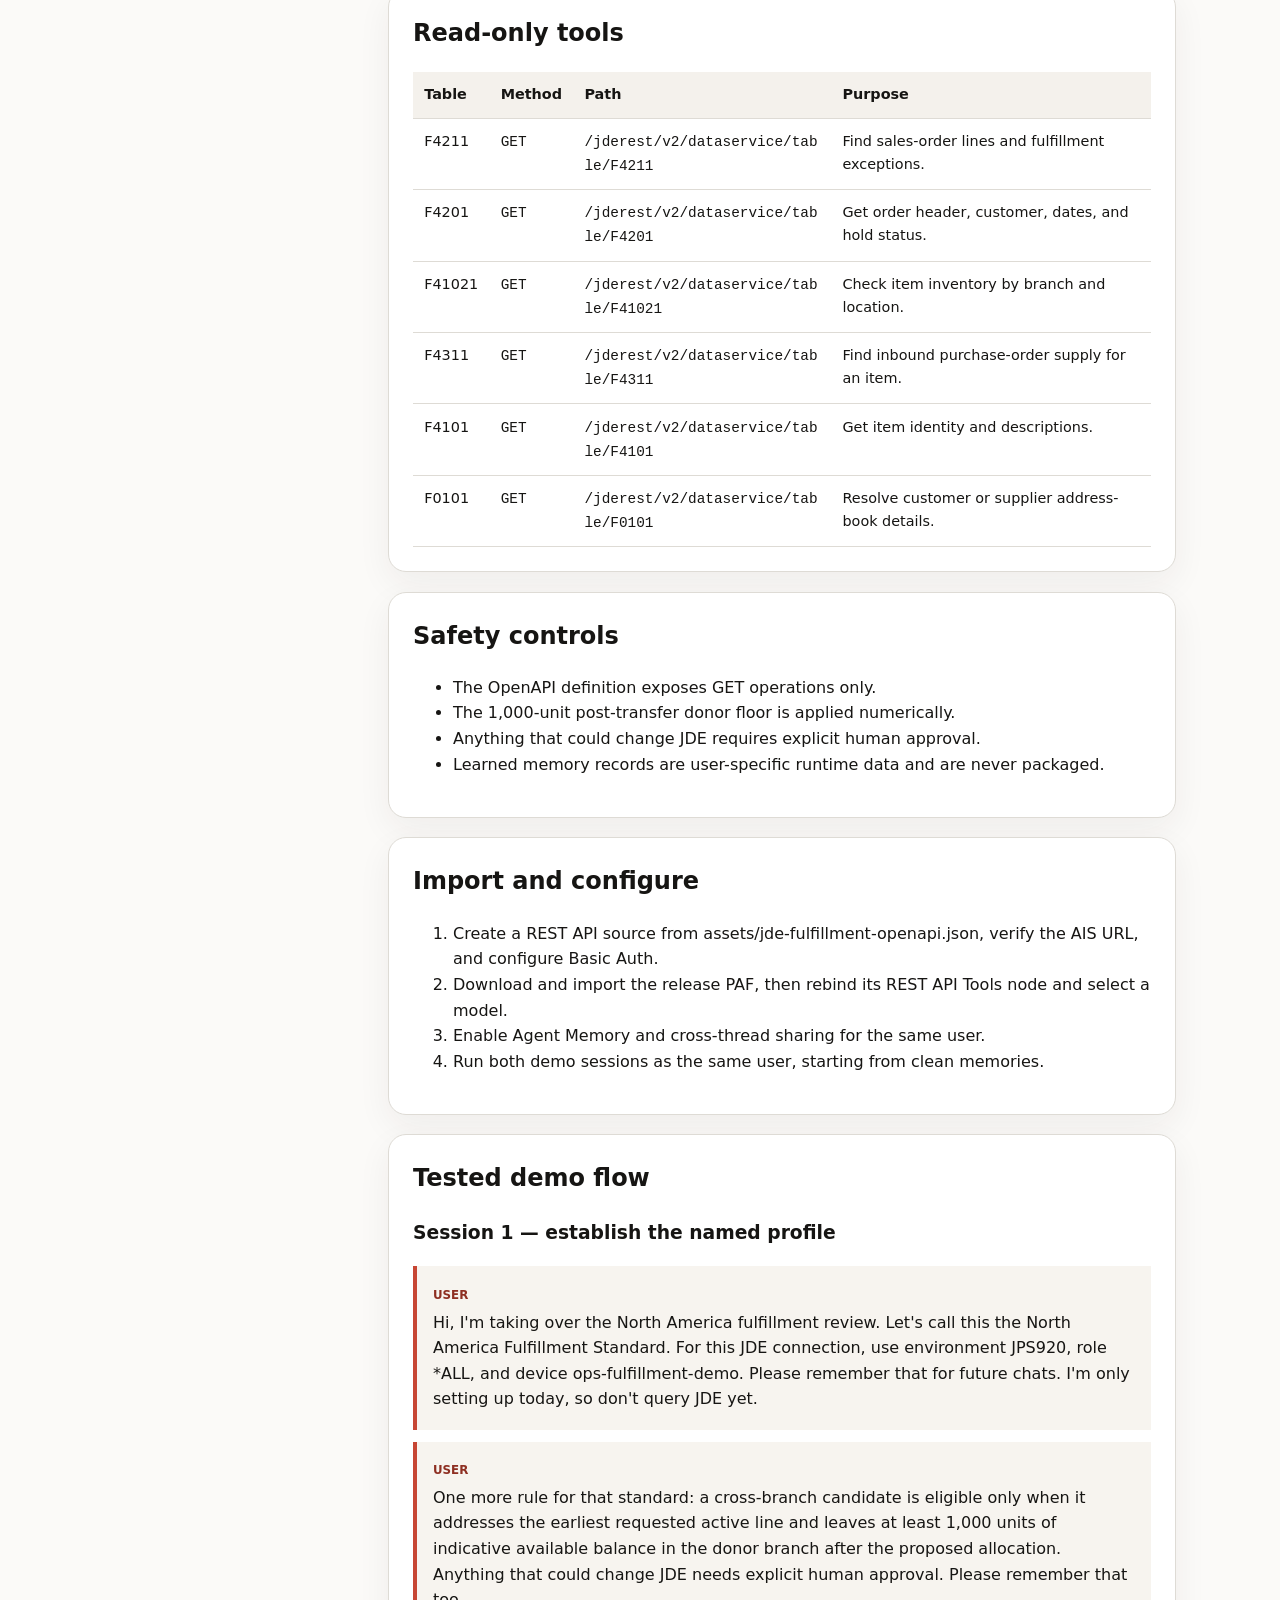
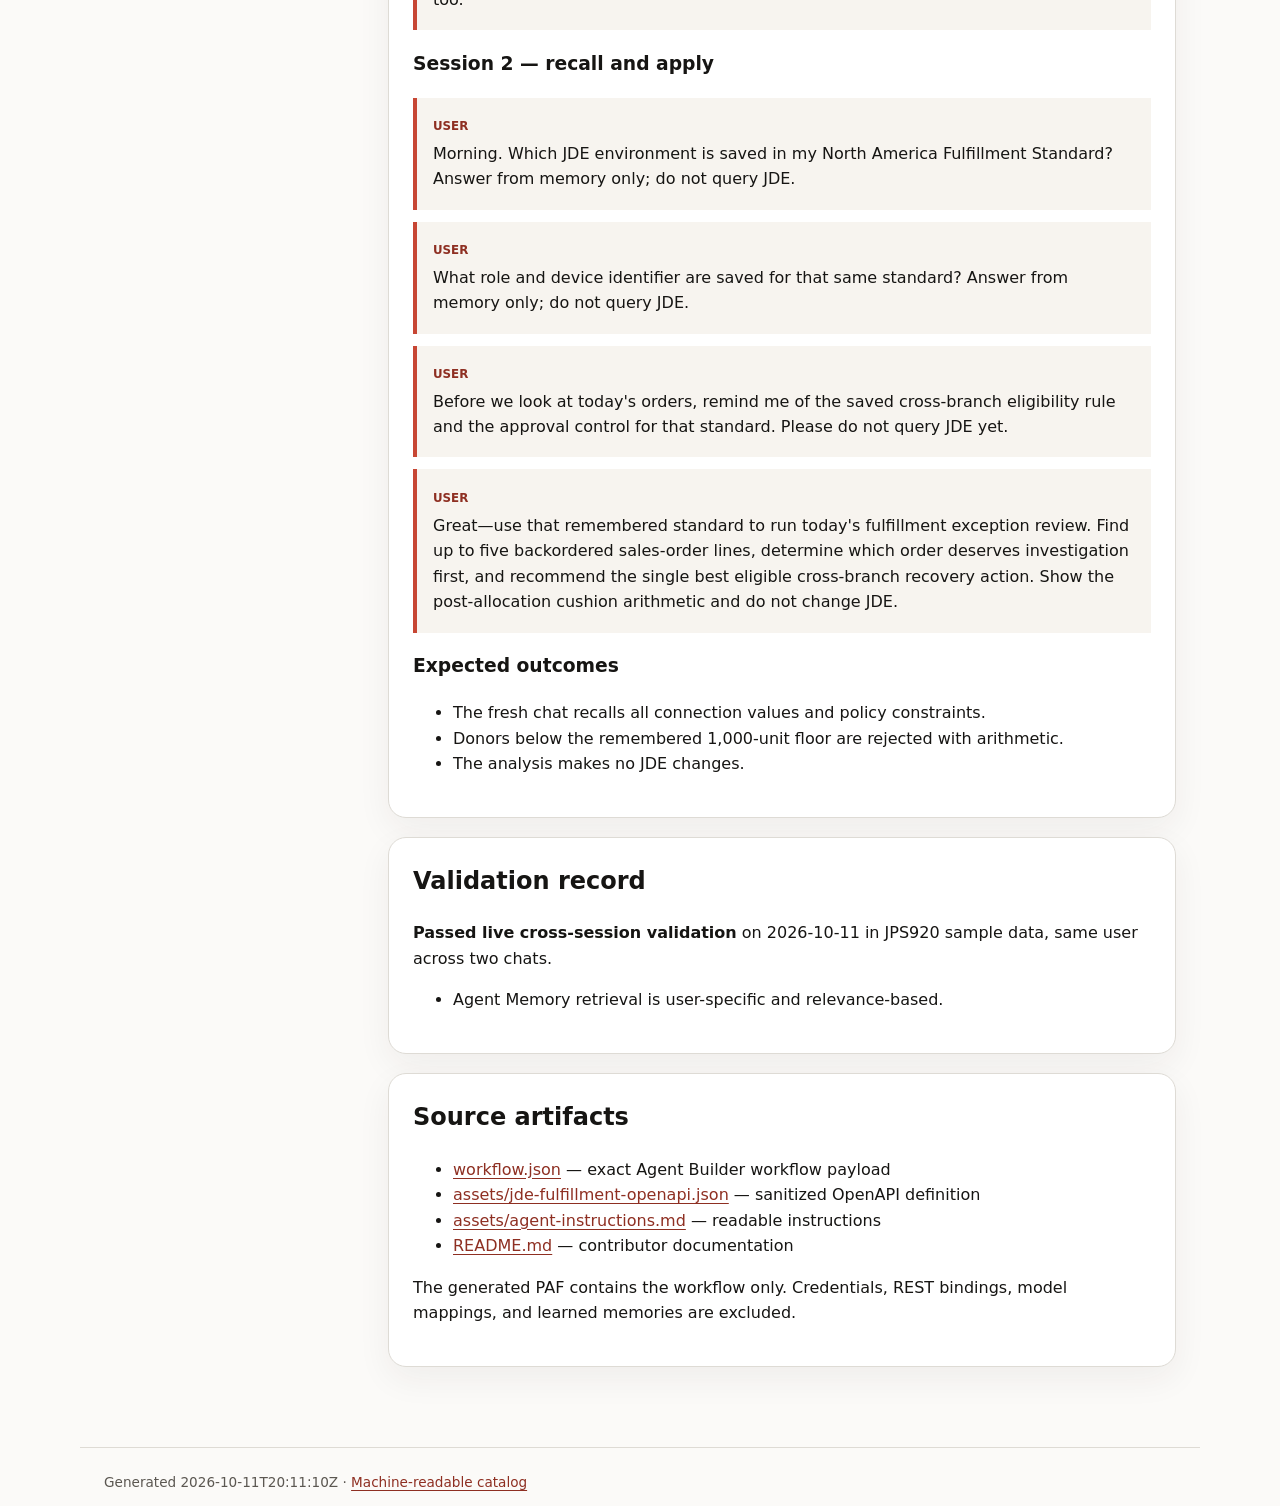
<file: docs/jd-edwards-fulfillment-memory-agent/index.html>
<!doctype html>
<html lang="en"><head><meta charset="utf-8"><meta name="viewport" content="width=device-width,initial-scale=1"><title>JD Edwards Fulfillment Memory Agent · Agent Samples</title><link rel="stylesheet" href="../assets/styles.css"></head>
<body><!-- Generated by scripts/generate_docs.py. Do not edit. --><header class="detail-hero"><div><a class="back" href="../">← All samples</a><span class="kicker">Supply Chain</span><h1>JD Edwards Fulfillment Memory Agent</h1><p>Read-only JDE fulfillment analysis with an explicitly named connection and recovery profile recalled across chat sessions.</p><nav><a class="button" href="https://github.com/oracle-agent-factory/agent-samples/releases/download/latest/jd-edwards-fulfillment-memory-agent.paf">Download encrypted PAF</a><a href="https://github.com/oracle-agent-factory/agent-samples/tree/main/jd-edwards-fulfillment-memory-agent">Browse source</a></nav></div></header>
<main class="detail"><aside class="facts"><h2>At a glance</h2><dl><dt>Agent flow</dt><dd>v6</dd><dt>PAF release</dt><dd>26.7.0.0.0</dd><dt>Memory</dt><dd>Explicit</dd><dt>Cross-thread</dt><dd>Enabled</dd><dt>Validation</dt><dd>Passed live cross-session validation</dd></dl></aside>
<div class="sections"><section><h2>What it demonstrates</h2><ul><li>Recalls a user-specific JDE execution context across sessions.</li><li>Recalls and enforces an explicitly named recovery policy.</li><li>Shows post-transfer donor-cushion arithmetic before recommending cross-branch stock.</li><li>Keeps every JDE-changing action behind explicit human approval.</li></ul></section><section><h2>Connection context</h2><p>The end user supplies environment, role, and device values; the agent recalls them from a named operating profile. Basic Auth remains environment-local.</p></section><section><h2>Agent Memory</h2><p>The user deliberately establishes a named profile, then the agent recalls its connection context and operating policy in a fresh chat.</p></section><section><h2>Prerequisites</h2><ul><li>Private Agent Factory 26.7-compatible environment with Agent Memory and cross-thread sharing enabled.</li><li>Network access to JDE AIS plus an available LLM connection.</li><li>JDE Basic Auth user with read access to F4211, F4201, F41021, F4311, F4101, and F0101.</li></ul></section>
<section><h2>Read-only tools</h2><div class="table"><table><thead><tr><th>Table</th><th>Method</th><th>Path</th><th>Purpose</th></tr></thead><tbody><tr><td>F4211</td><td><code>GET</code></td><td><code>/jderest/v2/dataservice/table/F4211</code></td><td>Find sales-order lines and fulfillment exceptions.</td></tr><tr><td>F4201</td><td><code>GET</code></td><td><code>/jderest/v2/dataservice/table/F4201</code></td><td>Get order header, customer, dates, and hold status.</td></tr><tr><td>F41021</td><td><code>GET</code></td><td><code>/jderest/v2/dataservice/table/F41021</code></td><td>Check item inventory by branch and location.</td></tr><tr><td>F4311</td><td><code>GET</code></td><td><code>/jderest/v2/dataservice/table/F4311</code></td><td>Find inbound purchase-order supply for an item.</td></tr><tr><td>F4101</td><td><code>GET</code></td><td><code>/jderest/v2/dataservice/table/F4101</code></td><td>Get item identity and descriptions.</td></tr><tr><td>F0101</td><td><code>GET</code></td><td><code>/jderest/v2/dataservice/table/F0101</code></td><td>Resolve customer or supplier address-book details.</td></tr></tbody></table></div></section><section><h2>Safety controls</h2><ul><li>The OpenAPI definition exposes GET operations only.</li><li>The 1,000-unit post-transfer donor floor is applied numerically.</li><li>Anything that could change JDE requires explicit human approval.</li><li>Learned memory records are user-specific runtime data and are never packaged.</li></ul></section><section><h2>Import and configure</h2><ol><li>Create a REST API source from assets/jde-fulfillment-openapi.json, verify the AIS URL, and configure Basic Auth.</li><li>Download and import the release PAF, then rebind its REST API Tools node and select a model.</li><li>Enable Agent Memory and cross-thread sharing for the same user.</li><li>Run both demo sessions as the same user, starting from clean memories.</li></ol></section>
<section><h2>Tested demo flow</h2><h3>Session 1 — establish the named profile</h3><div class="turn"><b>User</b><p>Hi, I&#x27;m taking over the North America fulfillment review. Let&#x27;s call this the North America Fulfillment Standard. For this JDE connection, use environment JPS920, role *ALL, and device ops-fulfillment-demo. Please remember that for future chats. I&#x27;m only setting up today, so don&#x27;t query JDE yet.</p></div><div class="turn"><b>User</b><p>One more rule for that standard: a cross-branch candidate is eligible only when it addresses the earliest requested active line and leaves at least 1,000 units of indicative available balance in the donor branch after the proposed allocation. Anything that could change JDE needs explicit human approval. Please remember that too.</p></div><h3>Session 2 — recall and apply</h3><div class="turn"><b>User</b><p>Morning. Which JDE environment is saved in my North America Fulfillment Standard? Answer from memory only; do not query JDE.</p></div><div class="turn"><b>User</b><p>What role and device identifier are saved for that same standard? Answer from memory only; do not query JDE.</p></div><div class="turn"><b>User</b><p>Before we look at today&#x27;s orders, remind me of the saved cross-branch eligibility rule and the approval control for that standard. Please do not query JDE yet.</p></div><div class="turn"><b>User</b><p>Great—use that remembered standard to run today&#x27;s fulfillment exception review. Find up to five backordered sales-order lines, determine which order deserves investigation first, and recommend the single best eligible cross-branch recovery action. Show the post-allocation cushion arithmetic and do not change JDE.</p></div><h3>Expected outcomes</h3><ul><li>The fresh chat recalls all connection values and policy constraints.</li><li>Donors below the remembered 1,000-unit floor are rejected with arithmetic.</li><li>The analysis makes no JDE changes.</li></ul></section><section><h2>Validation record</h2><p><strong>Passed live cross-session validation</strong> on 2026-10-11 in JPS920 sample data, same user across two chats.</p><ul><li>Agent Memory retrieval is user-specific and relevance-based.</li></ul></section>
<section><h2>Source artifacts</h2><ul><li><a href="https://github.com/oracle-agent-factory/agent-samples/tree/main/jd-edwards-fulfillment-memory-agent/workflow.json">workflow.json</a> — exact Agent Builder workflow payload</li><li><a href="https://github.com/oracle-agent-factory/agent-samples/tree/main/jd-edwards-fulfillment-memory-agent/assets/jde-fulfillment-openapi.json">assets/jde-fulfillment-openapi.json</a> — sanitized OpenAPI definition</li><li><a href="https://github.com/oracle-agent-factory/agent-samples/tree/main/jd-edwards-fulfillment-memory-agent/assets/agent-instructions.md">assets/agent-instructions.md</a> — readable instructions</li><li><a href="https://github.com/oracle-agent-factory/agent-samples/tree/main/jd-edwards-fulfillment-memory-agent/README.md">README.md</a> — contributor documentation</li></ul><p>The generated PAF contains the workflow only. Credentials, REST bindings, model mappings, and learned memories are excluded.</p></section></div></main>
<footer>Generated 2026-10-11T20:11:10Z · <a href="../agents.json">Machine-readable catalog</a></footer></body></html>
</file>
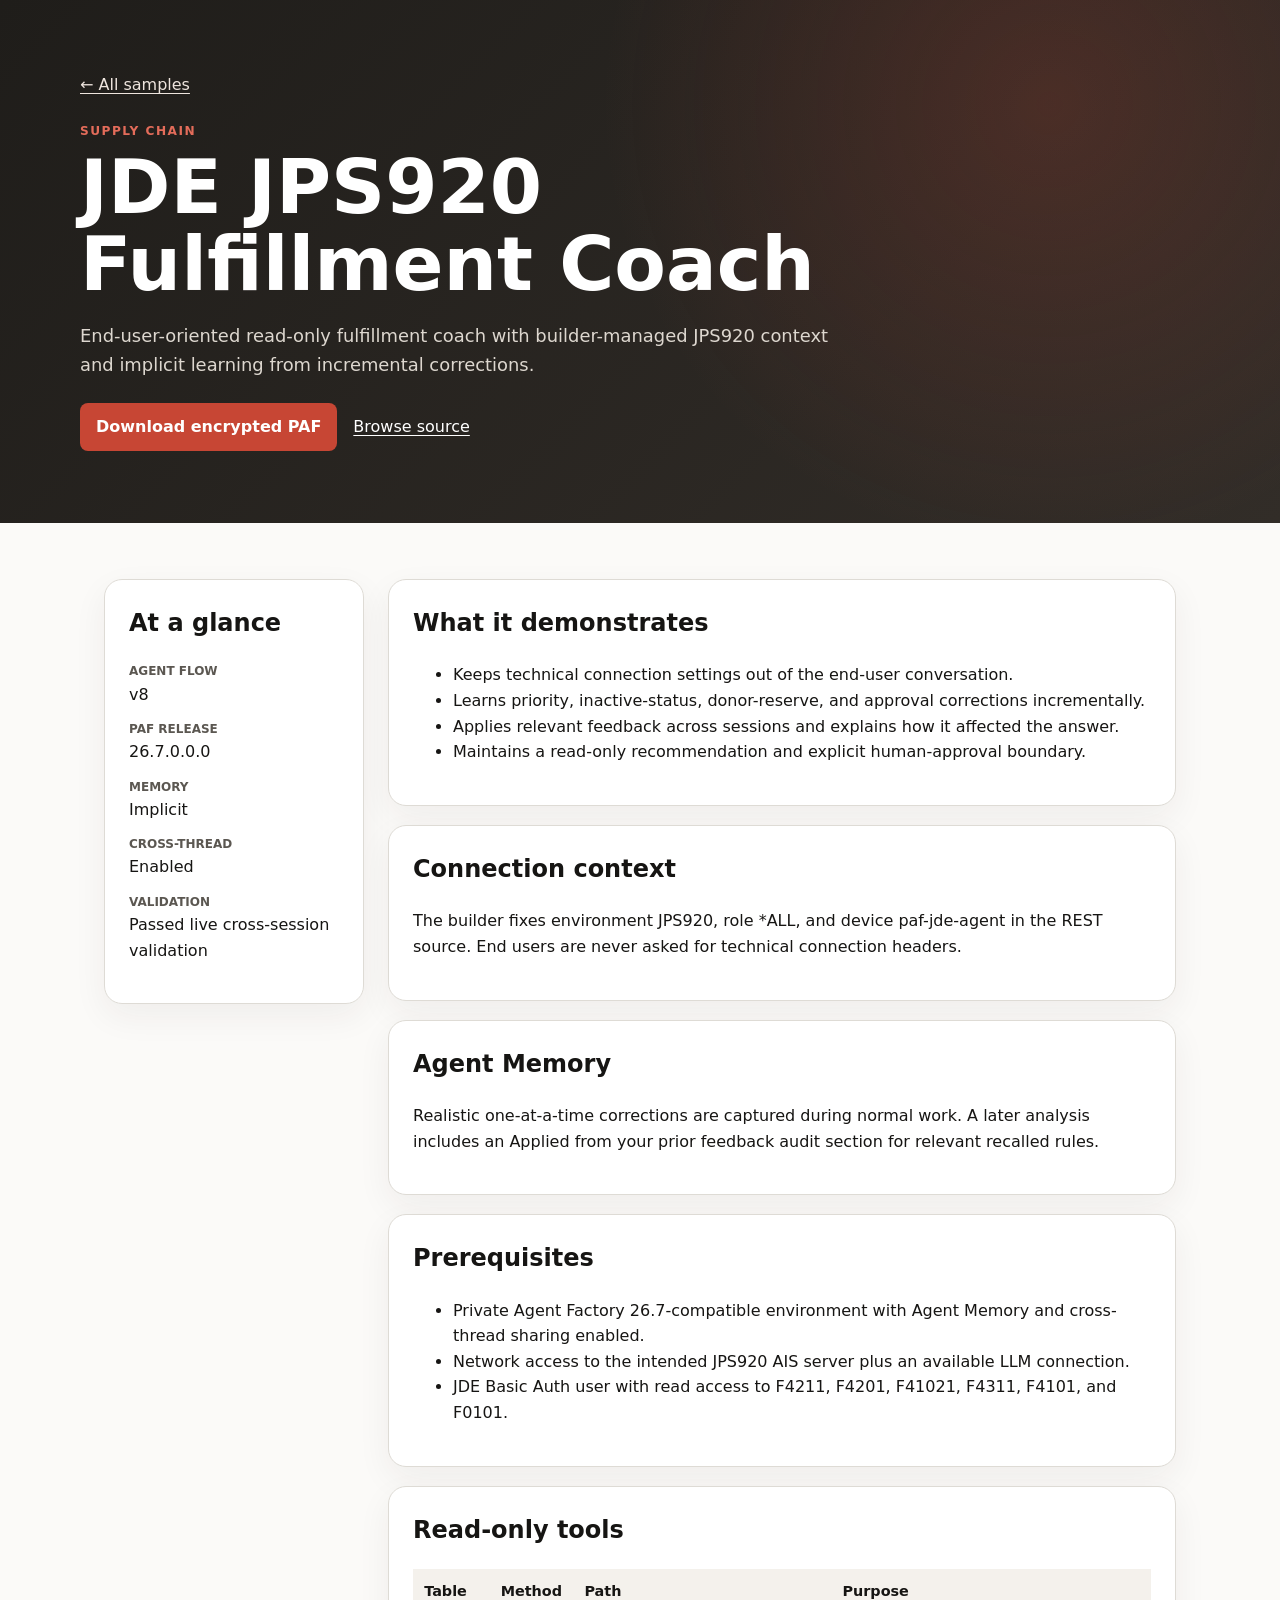
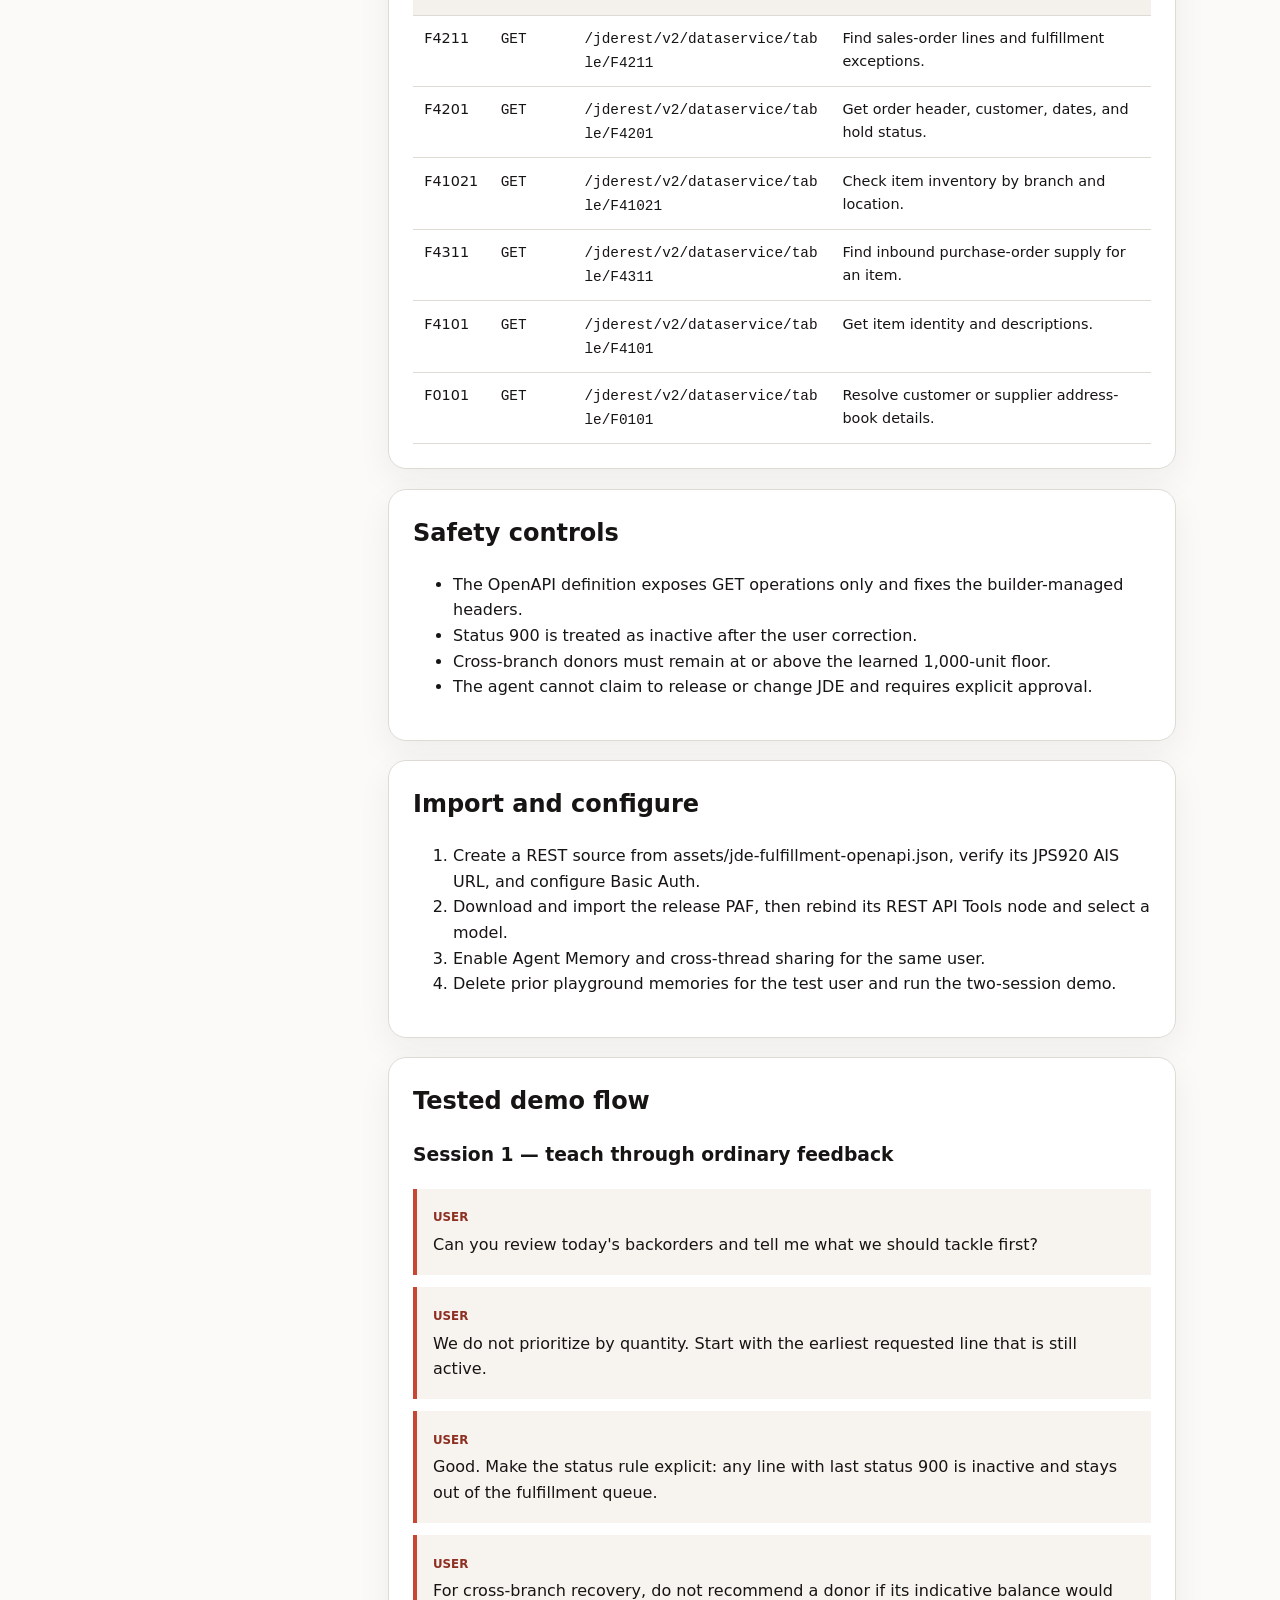
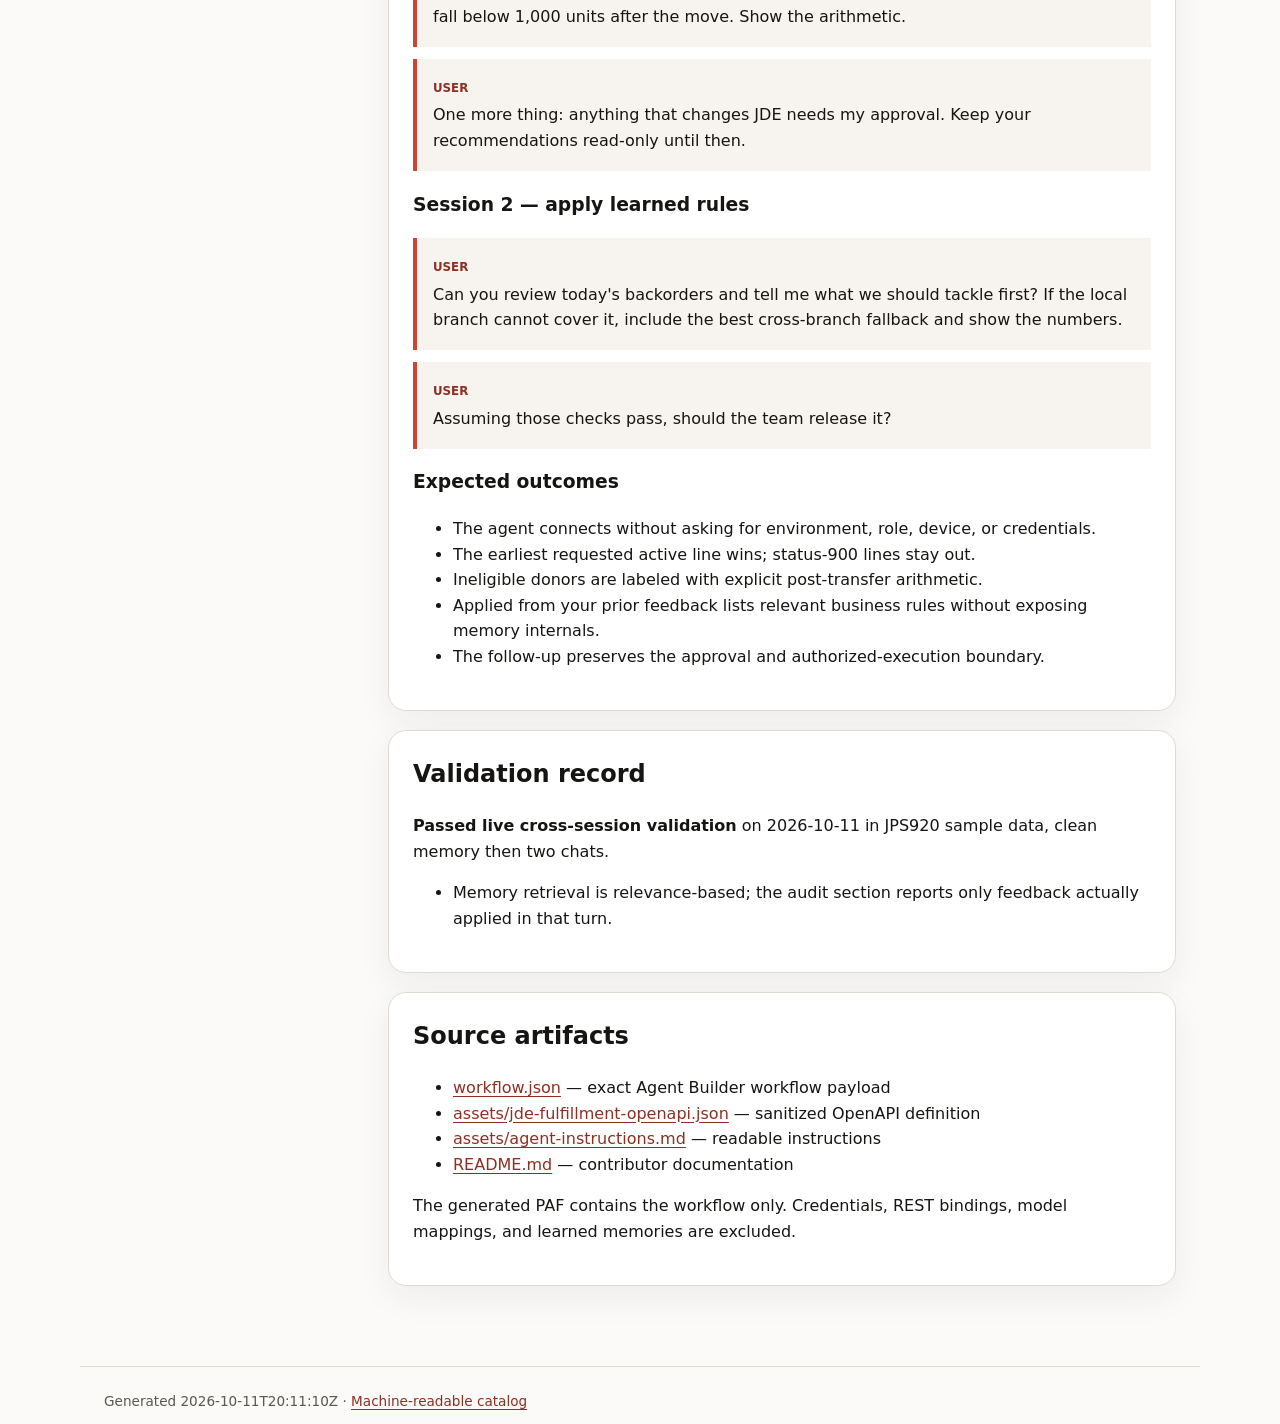
<file: docs/jde-jps920-fulfillment-coach/index.html>
<!doctype html>
<html lang="en"><head><meta charset="utf-8"><meta name="viewport" content="width=device-width,initial-scale=1"><title>JDE JPS920 Fulfillment Coach · Agent Samples</title><link rel="stylesheet" href="../assets/styles.css"></head>
<body><!-- Generated by scripts/generate_docs.py. Do not edit. --><header class="detail-hero"><div><a class="back" href="../">← All samples</a><span class="kicker">Supply Chain</span><h1>JDE JPS920 Fulfillment Coach</h1><p>End-user-oriented read-only fulfillment coach with builder-managed JPS920 context and implicit learning from incremental corrections.</p><nav><a class="button" href="https://github.com/oracle-agent-factory/agent-samples/releases/download/latest/jde-jps920-fulfillment-coach.paf">Download encrypted PAF</a><a href="https://github.com/oracle-agent-factory/agent-samples/tree/main/jde-jps920-fulfillment-coach">Browse source</a></nav></div></header>
<main class="detail"><aside class="facts"><h2>At a glance</h2><dl><dt>Agent flow</dt><dd>v8</dd><dt>PAF release</dt><dd>26.7.0.0.0</dd><dt>Memory</dt><dd>Implicit</dd><dt>Cross-thread</dt><dd>Enabled</dd><dt>Validation</dt><dd>Passed live cross-session validation</dd></dl></aside>
<div class="sections"><section><h2>What it demonstrates</h2><ul><li>Keeps technical connection settings out of the end-user conversation.</li><li>Learns priority, inactive-status, donor-reserve, and approval corrections incrementally.</li><li>Applies relevant feedback across sessions and explains how it affected the answer.</li><li>Maintains a read-only recommendation and explicit human-approval boundary.</li></ul></section><section><h2>Connection context</h2><p>The builder fixes environment JPS920, role *ALL, and device paf-jde-agent in the REST source. End users are never asked for technical connection headers.</p></section><section><h2>Agent Memory</h2><p>Realistic one-at-a-time corrections are captured during normal work. A later analysis includes an Applied from your prior feedback audit section for relevant recalled rules.</p></section><section><h2>Prerequisites</h2><ul><li>Private Agent Factory 26.7-compatible environment with Agent Memory and cross-thread sharing enabled.</li><li>Network access to the intended JPS920 AIS server plus an available LLM connection.</li><li>JDE Basic Auth user with read access to F4211, F4201, F41021, F4311, F4101, and F0101.</li></ul></section>
<section><h2>Read-only tools</h2><div class="table"><table><thead><tr><th>Table</th><th>Method</th><th>Path</th><th>Purpose</th></tr></thead><tbody><tr><td>F4211</td><td><code>GET</code></td><td><code>/jderest/v2/dataservice/table/F4211</code></td><td>Find sales-order lines and fulfillment exceptions.</td></tr><tr><td>F4201</td><td><code>GET</code></td><td><code>/jderest/v2/dataservice/table/F4201</code></td><td>Get order header, customer, dates, and hold status.</td></tr><tr><td>F41021</td><td><code>GET</code></td><td><code>/jderest/v2/dataservice/table/F41021</code></td><td>Check item inventory by branch and location.</td></tr><tr><td>F4311</td><td><code>GET</code></td><td><code>/jderest/v2/dataservice/table/F4311</code></td><td>Find inbound purchase-order supply for an item.</td></tr><tr><td>F4101</td><td><code>GET</code></td><td><code>/jderest/v2/dataservice/table/F4101</code></td><td>Get item identity and descriptions.</td></tr><tr><td>F0101</td><td><code>GET</code></td><td><code>/jderest/v2/dataservice/table/F0101</code></td><td>Resolve customer or supplier address-book details.</td></tr></tbody></table></div></section><section><h2>Safety controls</h2><ul><li>The OpenAPI definition exposes GET operations only and fixes the builder-managed headers.</li><li>Status 900 is treated as inactive after the user correction.</li><li>Cross-branch donors must remain at or above the learned 1,000-unit floor.</li><li>The agent cannot claim to release or change JDE and requires explicit approval.</li></ul></section><section><h2>Import and configure</h2><ol><li>Create a REST source from assets/jde-fulfillment-openapi.json, verify its JPS920 AIS URL, and configure Basic Auth.</li><li>Download and import the release PAF, then rebind its REST API Tools node and select a model.</li><li>Enable Agent Memory and cross-thread sharing for the same user.</li><li>Delete prior playground memories for the test user and run the two-session demo.</li></ol></section>
<section><h2>Tested demo flow</h2><h3>Session 1 — teach through ordinary feedback</h3><div class="turn"><b>User</b><p>Can you review today&#x27;s backorders and tell me what we should tackle first?</p></div><div class="turn"><b>User</b><p>We do not prioritize by quantity. Start with the earliest requested line that is still active.</p></div><div class="turn"><b>User</b><p>Good. Make the status rule explicit: any line with last status 900 is inactive and stays out of the fulfillment queue.</p></div><div class="turn"><b>User</b><p>For cross-branch recovery, do not recommend a donor if its indicative balance would fall below 1,000 units after the move. Show the arithmetic.</p></div><div class="turn"><b>User</b><p>One more thing: anything that changes JDE needs my approval. Keep your recommendations read-only until then.</p></div><h3>Session 2 — apply learned rules</h3><div class="turn"><b>User</b><p>Can you review today&#x27;s backorders and tell me what we should tackle first? If the local branch cannot cover it, include the best cross-branch fallback and show the numbers.</p></div><div class="turn"><b>User</b><p>Assuming those checks pass, should the team release it?</p></div><h3>Expected outcomes</h3><ul><li>The agent connects without asking for environment, role, device, or credentials.</li><li>The earliest requested active line wins; status-900 lines stay out.</li><li>Ineligible donors are labeled with explicit post-transfer arithmetic.</li><li>Applied from your prior feedback lists relevant business rules without exposing memory internals.</li><li>The follow-up preserves the approval and authorized-execution boundary.</li></ul></section><section><h2>Validation record</h2><p><strong>Passed live cross-session validation</strong> on 2026-10-11 in JPS920 sample data, clean memory then two chats.</p><ul><li>Memory retrieval is relevance-based; the audit section reports only feedback actually applied in that turn.</li></ul></section>
<section><h2>Source artifacts</h2><ul><li><a href="https://github.com/oracle-agent-factory/agent-samples/tree/main/jde-jps920-fulfillment-coach/workflow.json">workflow.json</a> — exact Agent Builder workflow payload</li><li><a href="https://github.com/oracle-agent-factory/agent-samples/tree/main/jde-jps920-fulfillment-coach/assets/jde-fulfillment-openapi.json">assets/jde-fulfillment-openapi.json</a> — sanitized OpenAPI definition</li><li><a href="https://github.com/oracle-agent-factory/agent-samples/tree/main/jde-jps920-fulfillment-coach/assets/agent-instructions.md">assets/agent-instructions.md</a> — readable instructions</li><li><a href="https://github.com/oracle-agent-factory/agent-samples/tree/main/jde-jps920-fulfillment-coach/README.md">README.md</a> — contributor documentation</li></ul><p>The generated PAF contains the workflow only. Credentials, REST bindings, model mappings, and learned memories are excluded.</p></section></div></main>
<footer>Generated 2026-10-11T20:11:10Z · <a href="../agents.json">Machine-readable catalog</a></footer></body></html>
</file>
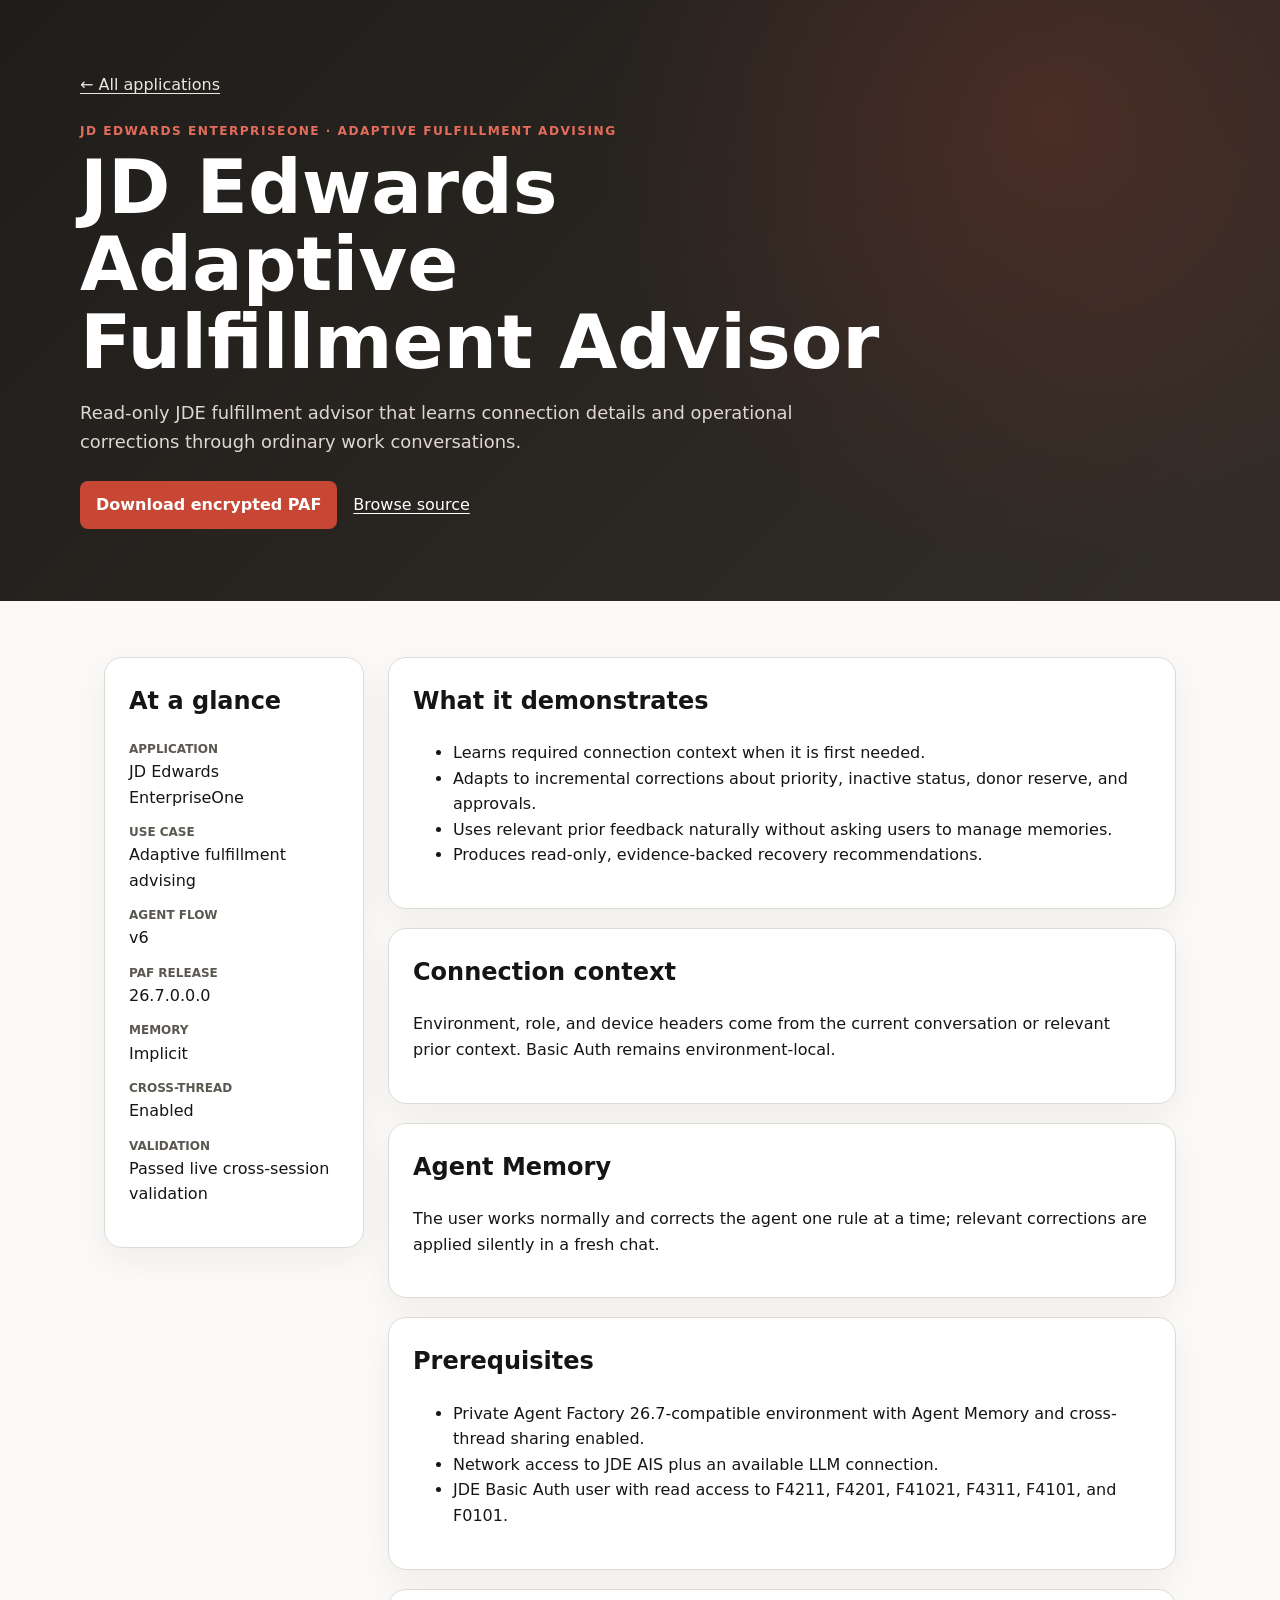
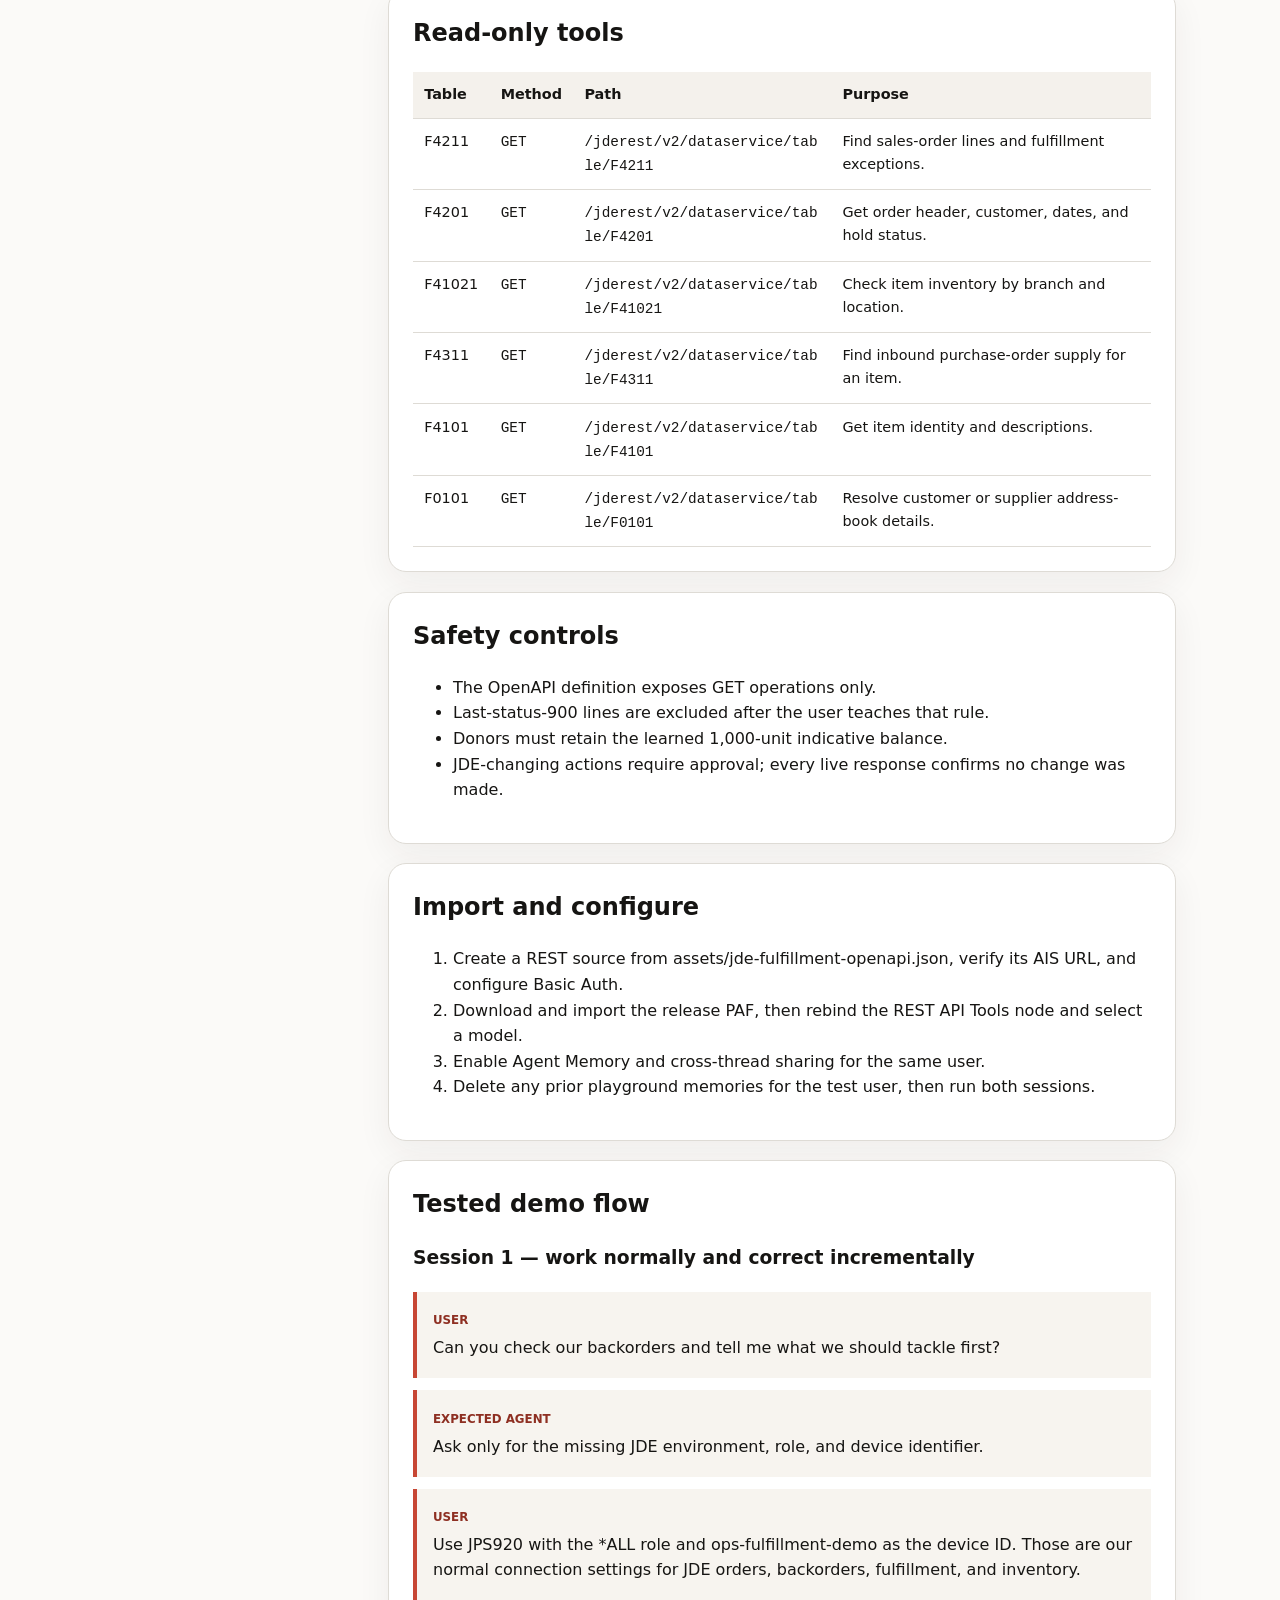
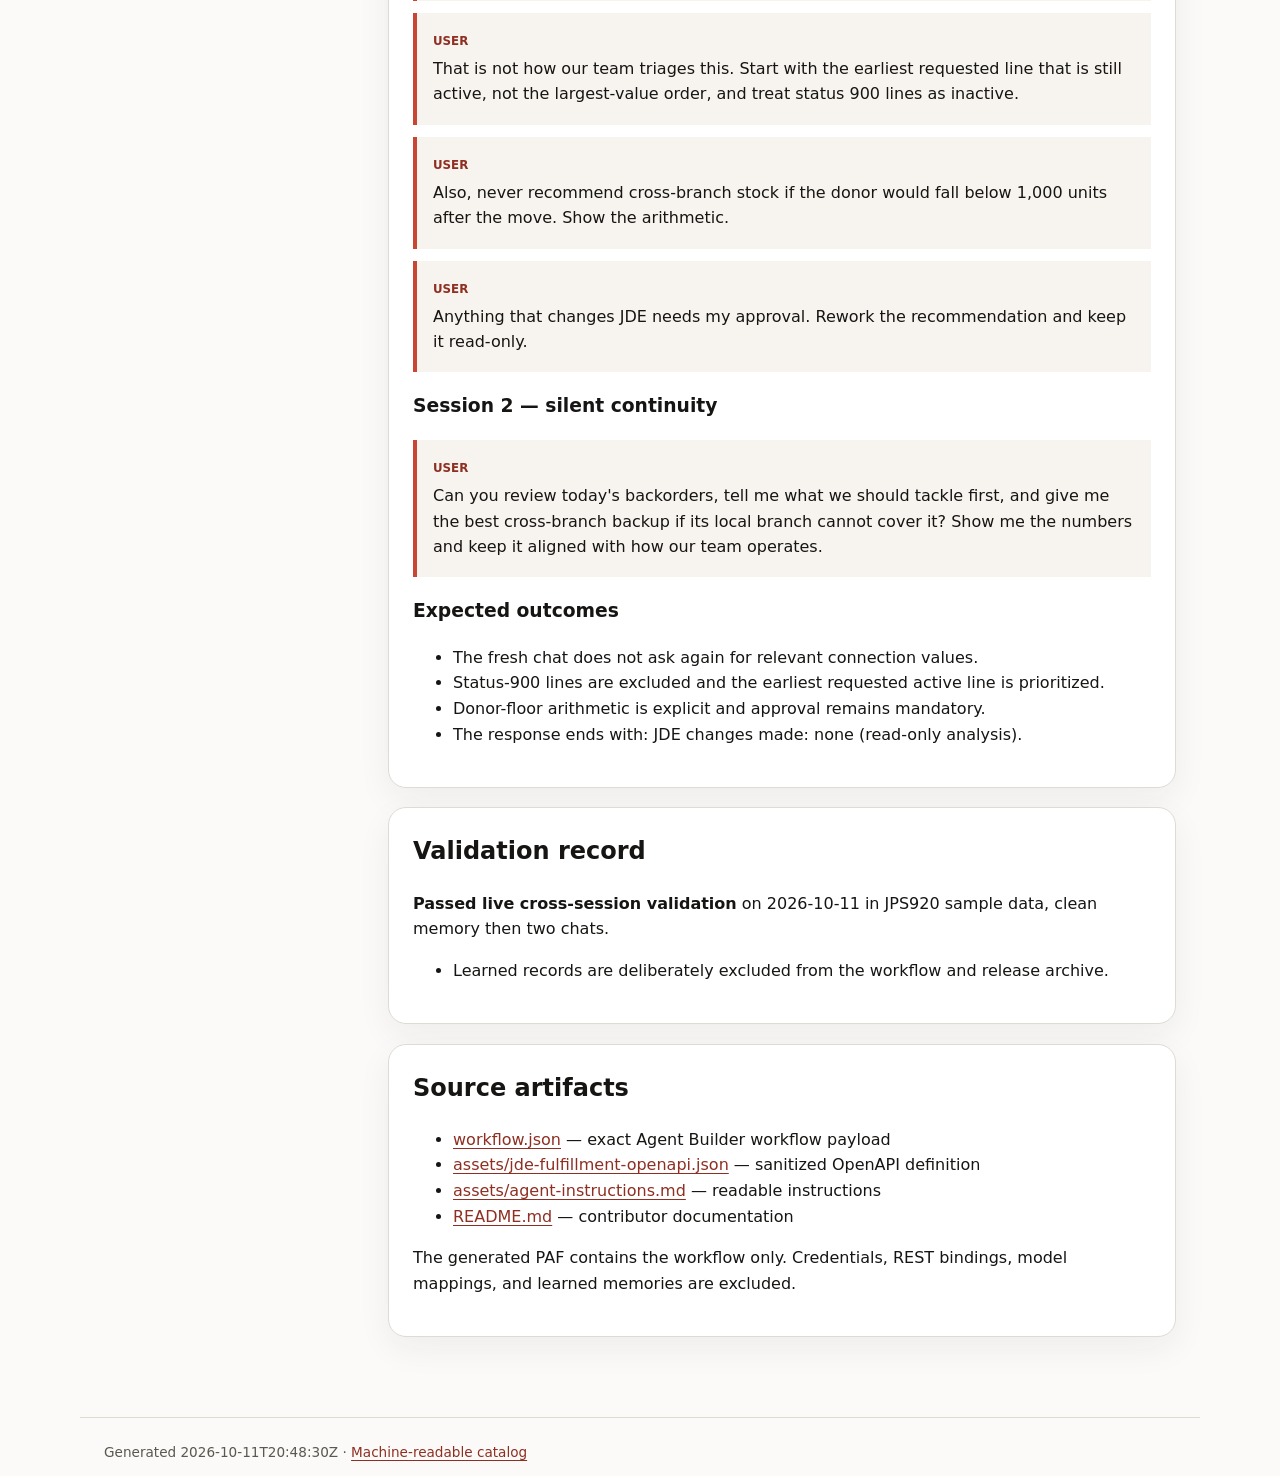
<file: docs/agents/jd-edwards/adaptive-fulfillment-advisor/index.html>
<!doctype html>
<html lang="en"><head><meta charset="utf-8"><meta name="viewport" content="width=device-width,initial-scale=1"><title>JD Edwards Adaptive Fulfillment Advisor · Agent Samples</title><link rel="stylesheet" href="../../../assets/styles.css"></head>
<body><!-- Generated by scripts/generate_docs.py. Do not edit. --><header class="detail-hero"><div><a class="back" href="../../../">← All applications</a><span class="kicker">JD Edwards EnterpriseOne · Adaptive fulfillment advising</span><h1>JD Edwards Adaptive Fulfillment Advisor</h1><p>Read-only JDE fulfillment advisor that learns connection details and operational corrections through ordinary work conversations.</p><nav><a class="button" href="https://github.com/oracle-agent-factory/agent-samples/releases/download/latest/jd-edwards-adaptive-fulfillment-advisor.paf">Download encrypted PAF</a><a href="https://github.com/oracle-agent-factory/agent-samples/tree/main/agents/jd-edwards/adaptive-fulfillment-advisor">Browse source</a></nav></div></header>
<main class="detail"><aside class="facts"><h2>At a glance</h2><dl><dt>Application</dt><dd>JD Edwards EnterpriseOne</dd><dt>Use case</dt><dd>Adaptive fulfillment advising</dd><dt>Agent flow</dt><dd>v6</dd><dt>PAF release</dt><dd>26.7.0.0.0</dd><dt>Memory</dt><dd>Implicit</dd><dt>Cross-thread</dt><dd>Enabled</dd><dt>Validation</dt><dd>Passed live cross-session validation</dd></dl></aside>
<div class="sections"><section><h2>What it demonstrates</h2><ul><li>Learns required connection context when it is first needed.</li><li>Adapts to incremental corrections about priority, inactive status, donor reserve, and approvals.</li><li>Uses relevant prior feedback naturally without asking users to manage memories.</li><li>Produces read-only, evidence-backed recovery recommendations.</li></ul></section><section><h2>Connection context</h2><p>Environment, role, and device headers come from the current conversation or relevant prior context. Basic Auth remains environment-local.</p></section><section><h2>Agent Memory</h2><p>The user works normally and corrects the agent one rule at a time; relevant corrections are applied silently in a fresh chat.</p></section><section><h2>Prerequisites</h2><ul><li>Private Agent Factory 26.7-compatible environment with Agent Memory and cross-thread sharing enabled.</li><li>Network access to JDE AIS plus an available LLM connection.</li><li>JDE Basic Auth user with read access to F4211, F4201, F41021, F4311, F4101, and F0101.</li></ul></section>
<section><h2>Read-only tools</h2><div class="table"><table><thead><tr><th>Table</th><th>Method</th><th>Path</th><th>Purpose</th></tr></thead><tbody><tr><td>F4211</td><td><code>GET</code></td><td><code>/jderest/v2/dataservice/table/F4211</code></td><td>Find sales-order lines and fulfillment exceptions.</td></tr><tr><td>F4201</td><td><code>GET</code></td><td><code>/jderest/v2/dataservice/table/F4201</code></td><td>Get order header, customer, dates, and hold status.</td></tr><tr><td>F41021</td><td><code>GET</code></td><td><code>/jderest/v2/dataservice/table/F41021</code></td><td>Check item inventory by branch and location.</td></tr><tr><td>F4311</td><td><code>GET</code></td><td><code>/jderest/v2/dataservice/table/F4311</code></td><td>Find inbound purchase-order supply for an item.</td></tr><tr><td>F4101</td><td><code>GET</code></td><td><code>/jderest/v2/dataservice/table/F4101</code></td><td>Get item identity and descriptions.</td></tr><tr><td>F0101</td><td><code>GET</code></td><td><code>/jderest/v2/dataservice/table/F0101</code></td><td>Resolve customer or supplier address-book details.</td></tr></tbody></table></div></section><section><h2>Safety controls</h2><ul><li>The OpenAPI definition exposes GET operations only.</li><li>Last-status-900 lines are excluded after the user teaches that rule.</li><li>Donors must retain the learned 1,000-unit indicative balance.</li><li>JDE-changing actions require approval; every live response confirms no change was made.</li></ul></section><section><h2>Import and configure</h2><ol><li>Create a REST source from assets/jde-fulfillment-openapi.json, verify its AIS URL, and configure Basic Auth.</li><li>Download and import the release PAF, then rebind the REST API Tools node and select a model.</li><li>Enable Agent Memory and cross-thread sharing for the same user.</li><li>Delete any prior playground memories for the test user, then run both sessions.</li></ol></section>
<section><h2>Tested demo flow</h2><h3>Session 1 — work normally and correct incrementally</h3><div class="turn"><b>User</b><p>Can you check our backorders and tell me what we should tackle first?</p></div><div class="turn"><b>Expected agent</b><p>Ask only for the missing JDE environment, role, and device identifier.</p></div><div class="turn"><b>User</b><p>Use JPS920 with the *ALL role and ops-fulfillment-demo as the device ID. Those are our normal connection settings for JDE orders, backorders, fulfillment, and inventory.</p></div><div class="turn"><b>User</b><p>That is not how our team triages this. Start with the earliest requested line that is still active, not the largest-value order, and treat status 900 lines as inactive.</p></div><div class="turn"><b>User</b><p>Also, never recommend cross-branch stock if the donor would fall below 1,000 units after the move. Show the arithmetic.</p></div><div class="turn"><b>User</b><p>Anything that changes JDE needs my approval. Rework the recommendation and keep it read-only.</p></div><h3>Session 2 — silent continuity</h3><div class="turn"><b>User</b><p>Can you review today&#x27;s backorders, tell me what we should tackle first, and give me the best cross-branch backup if its local branch cannot cover it? Show me the numbers and keep it aligned with how our team operates.</p></div><h3>Expected outcomes</h3><ul><li>The fresh chat does not ask again for relevant connection values.</li><li>Status-900 lines are excluded and the earliest requested active line is prioritized.</li><li>Donor-floor arithmetic is explicit and approval remains mandatory.</li><li>The response ends with: JDE changes made: none (read-only analysis).</li></ul></section><section><h2>Validation record</h2><p><strong>Passed live cross-session validation</strong> on 2026-10-11 in JPS920 sample data, clean memory then two chats.</p><ul><li>Learned records are deliberately excluded from the workflow and release archive.</li></ul></section>
<section><h2>Source artifacts</h2><ul><li><a href="https://github.com/oracle-agent-factory/agent-samples/tree/main/agents/jd-edwards/adaptive-fulfillment-advisor/workflow.json">workflow.json</a> — exact Agent Builder workflow payload</li><li><a href="https://github.com/oracle-agent-factory/agent-samples/tree/main/agents/jd-edwards/adaptive-fulfillment-advisor/assets/jde-fulfillment-openapi.json">assets/jde-fulfillment-openapi.json</a> — sanitized OpenAPI definition</li><li><a href="https://github.com/oracle-agent-factory/agent-samples/tree/main/agents/jd-edwards/adaptive-fulfillment-advisor/assets/agent-instructions.md">assets/agent-instructions.md</a> — readable instructions</li><li><a href="https://github.com/oracle-agent-factory/agent-samples/tree/main/agents/jd-edwards/adaptive-fulfillment-advisor/README.md">README.md</a> — contributor documentation</li></ul><p>The generated PAF contains the workflow only. Credentials, REST bindings, model mappings, and learned memories are excluded.</p></section></div></main>
<footer>Generated 2026-10-11T20:48:30Z · <a href="../../../agents.json">Machine-readable catalog</a></footer></body></html>
</file>
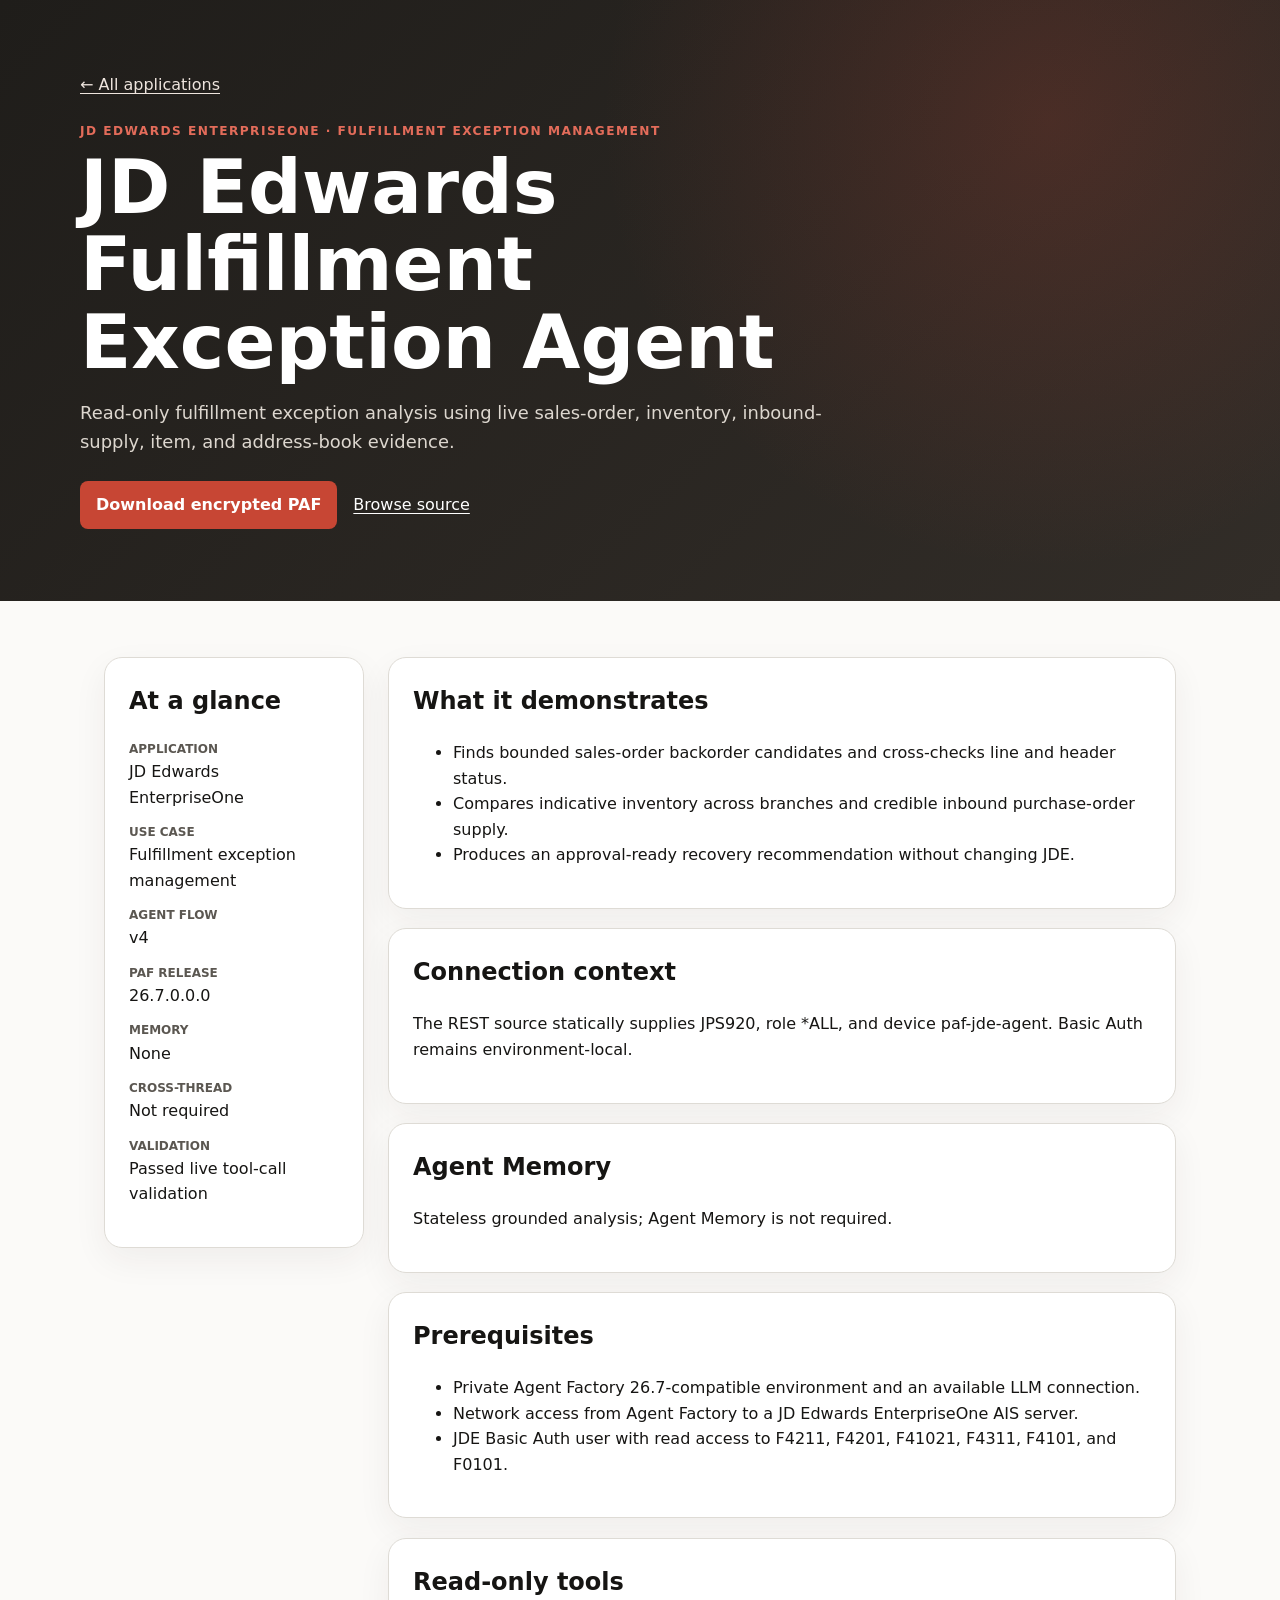
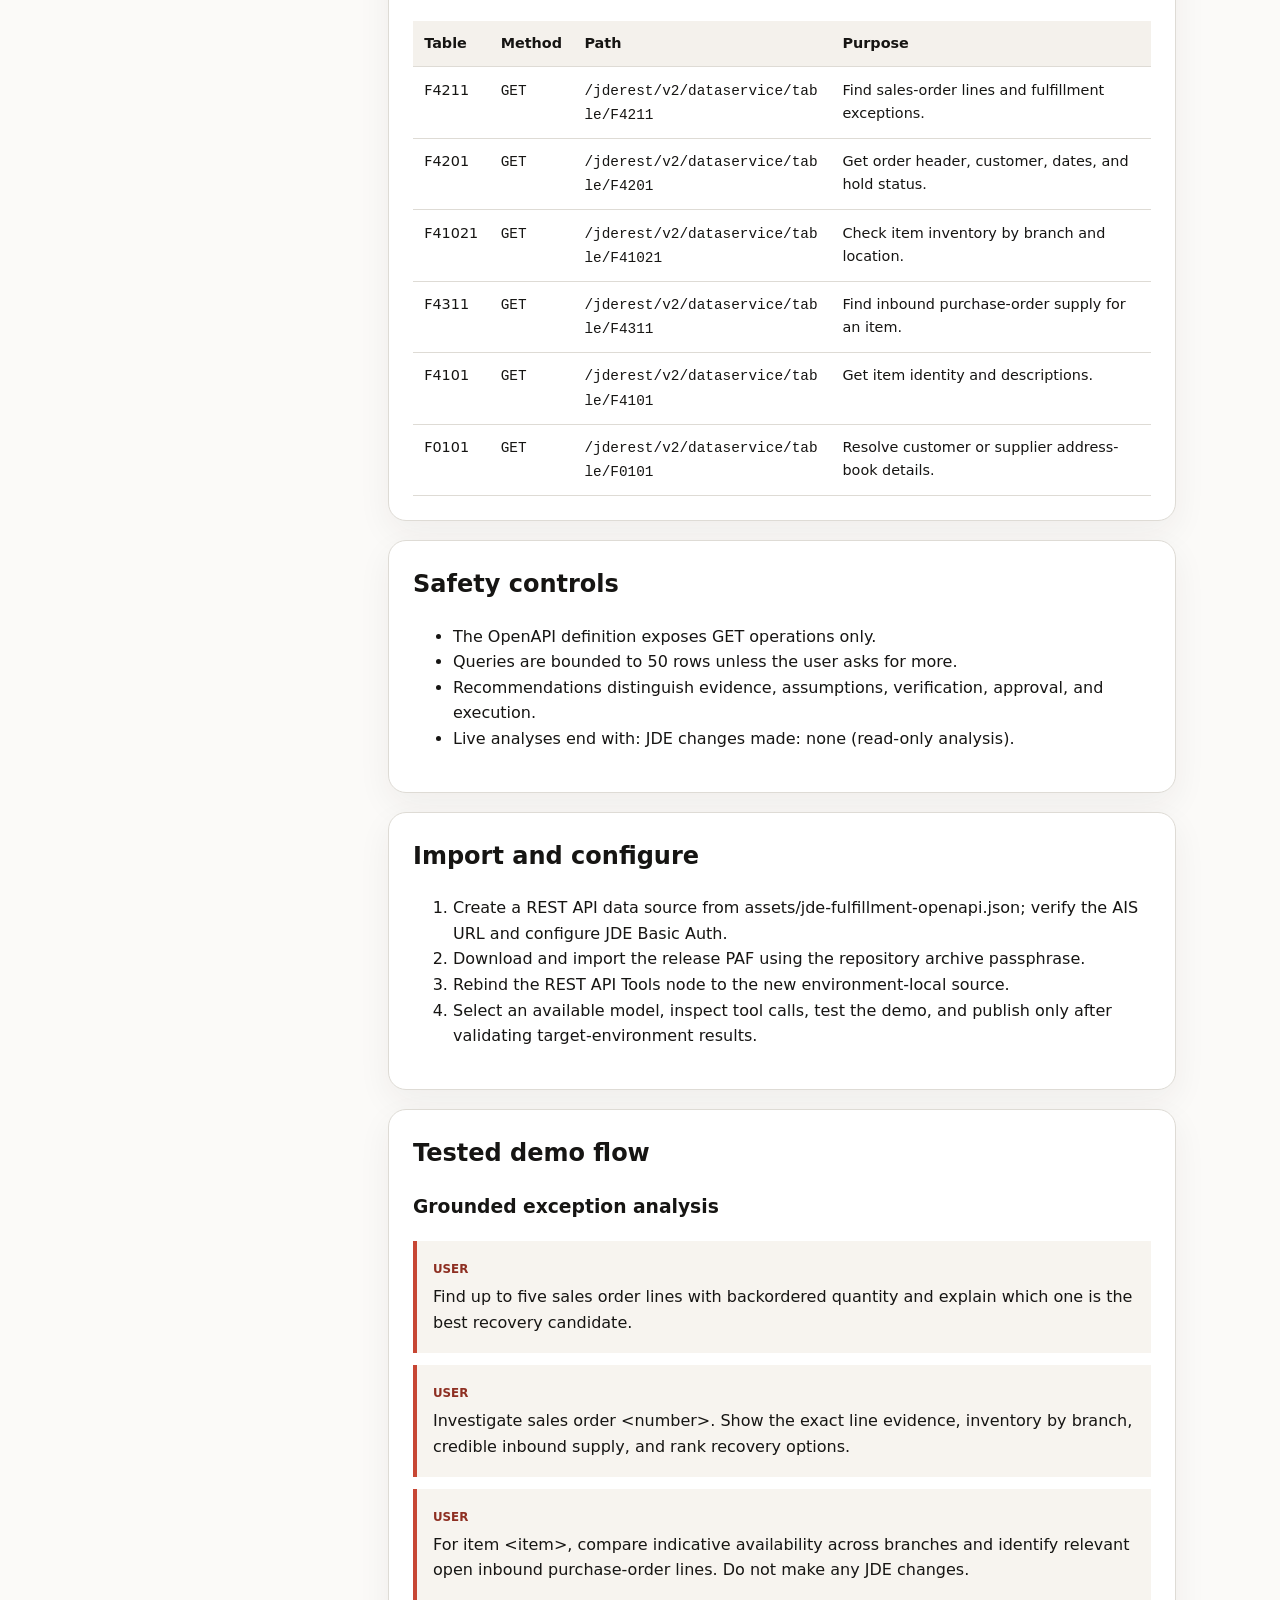
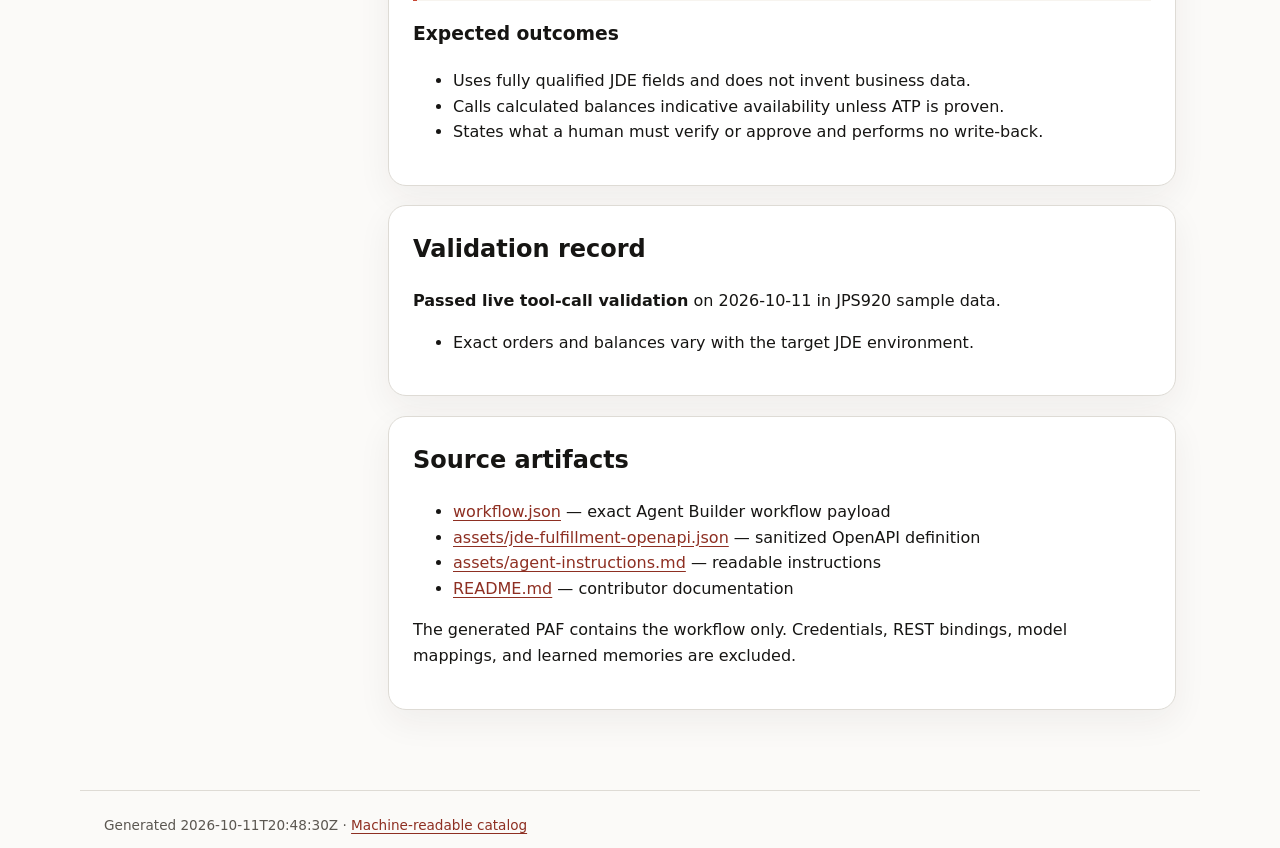
<file: docs/agents/jd-edwards/fulfillment-exception/index.html>
<!doctype html>
<html lang="en"><head><meta charset="utf-8"><meta name="viewport" content="width=device-width,initial-scale=1"><title>JD Edwards Fulfillment Exception Agent · Agent Samples</title><link rel="stylesheet" href="../../../assets/styles.css"></head>
<body><!-- Generated by scripts/generate_docs.py. Do not edit. --><header class="detail-hero"><div><a class="back" href="../../../">← All applications</a><span class="kicker">JD Edwards EnterpriseOne · Fulfillment exception management</span><h1>JD Edwards Fulfillment Exception Agent</h1><p>Read-only fulfillment exception analysis using live sales-order, inventory, inbound-supply, item, and address-book evidence.</p><nav><a class="button" href="https://github.com/oracle-agent-factory/agent-samples/releases/download/latest/jd-edwards-fulfillment-exception-agent.paf">Download encrypted PAF</a><a href="https://github.com/oracle-agent-factory/agent-samples/tree/main/agents/jd-edwards/fulfillment-exception">Browse source</a></nav></div></header>
<main class="detail"><aside class="facts"><h2>At a glance</h2><dl><dt>Application</dt><dd>JD Edwards EnterpriseOne</dd><dt>Use case</dt><dd>Fulfillment exception management</dd><dt>Agent flow</dt><dd>v4</dd><dt>PAF release</dt><dd>26.7.0.0.0</dd><dt>Memory</dt><dd>None</dd><dt>Cross-thread</dt><dd>Not required</dd><dt>Validation</dt><dd>Passed live tool-call validation</dd></dl></aside>
<div class="sections"><section><h2>What it demonstrates</h2><ul><li>Finds bounded sales-order backorder candidates and cross-checks line and header status.</li><li>Compares indicative inventory across branches and credible inbound purchase-order supply.</li><li>Produces an approval-ready recovery recommendation without changing JDE.</li></ul></section><section><h2>Connection context</h2><p>The REST source statically supplies JPS920, role *ALL, and device paf-jde-agent. Basic Auth remains environment-local.</p></section><section><h2>Agent Memory</h2><p>Stateless grounded analysis; Agent Memory is not required.</p></section><section><h2>Prerequisites</h2><ul><li>Private Agent Factory 26.7-compatible environment and an available LLM connection.</li><li>Network access from Agent Factory to a JD Edwards EnterpriseOne AIS server.</li><li>JDE Basic Auth user with read access to F4211, F4201, F41021, F4311, F4101, and F0101.</li></ul></section>
<section><h2>Read-only tools</h2><div class="table"><table><thead><tr><th>Table</th><th>Method</th><th>Path</th><th>Purpose</th></tr></thead><tbody><tr><td>F4211</td><td><code>GET</code></td><td><code>/jderest/v2/dataservice/table/F4211</code></td><td>Find sales-order lines and fulfillment exceptions.</td></tr><tr><td>F4201</td><td><code>GET</code></td><td><code>/jderest/v2/dataservice/table/F4201</code></td><td>Get order header, customer, dates, and hold status.</td></tr><tr><td>F41021</td><td><code>GET</code></td><td><code>/jderest/v2/dataservice/table/F41021</code></td><td>Check item inventory by branch and location.</td></tr><tr><td>F4311</td><td><code>GET</code></td><td><code>/jderest/v2/dataservice/table/F4311</code></td><td>Find inbound purchase-order supply for an item.</td></tr><tr><td>F4101</td><td><code>GET</code></td><td><code>/jderest/v2/dataservice/table/F4101</code></td><td>Get item identity and descriptions.</td></tr><tr><td>F0101</td><td><code>GET</code></td><td><code>/jderest/v2/dataservice/table/F0101</code></td><td>Resolve customer or supplier address-book details.</td></tr></tbody></table></div></section><section><h2>Safety controls</h2><ul><li>The OpenAPI definition exposes GET operations only.</li><li>Queries are bounded to 50 rows unless the user asks for more.</li><li>Recommendations distinguish evidence, assumptions, verification, approval, and execution.</li><li>Live analyses end with: JDE changes made: none (read-only analysis).</li></ul></section><section><h2>Import and configure</h2><ol><li>Create a REST API data source from assets/jde-fulfillment-openapi.json; verify the AIS URL and configure JDE Basic Auth.</li><li>Download and import the release PAF using the repository archive passphrase.</li><li>Rebind the REST API Tools node to the new environment-local source.</li><li>Select an available model, inspect tool calls, test the demo, and publish only after validating target-environment results.</li></ol></section>
<section><h2>Tested demo flow</h2><h3>Grounded exception analysis</h3><div class="turn"><b>User</b><p>Find up to five sales order lines with backordered quantity and explain which one is the best recovery candidate.</p></div><div class="turn"><b>User</b><p>Investigate sales order &lt;number&gt;. Show the exact line evidence, inventory by branch, credible inbound supply, and rank recovery options.</p></div><div class="turn"><b>User</b><p>For item &lt;item&gt;, compare indicative availability across branches and identify relevant open inbound purchase-order lines. Do not make any JDE changes.</p></div><h3>Expected outcomes</h3><ul><li>Uses fully qualified JDE fields and does not invent business data.</li><li>Calls calculated balances indicative availability unless ATP is proven.</li><li>States what a human must verify or approve and performs no write-back.</li></ul></section><section><h2>Validation record</h2><p><strong>Passed live tool-call validation</strong> on 2026-10-11 in JPS920 sample data.</p><ul><li>Exact orders and balances vary with the target JDE environment.</li></ul></section>
<section><h2>Source artifacts</h2><ul><li><a href="https://github.com/oracle-agent-factory/agent-samples/tree/main/agents/jd-edwards/fulfillment-exception/workflow.json">workflow.json</a> — exact Agent Builder workflow payload</li><li><a href="https://github.com/oracle-agent-factory/agent-samples/tree/main/agents/jd-edwards/fulfillment-exception/assets/jde-fulfillment-openapi.json">assets/jde-fulfillment-openapi.json</a> — sanitized OpenAPI definition</li><li><a href="https://github.com/oracle-agent-factory/agent-samples/tree/main/agents/jd-edwards/fulfillment-exception/assets/agent-instructions.md">assets/agent-instructions.md</a> — readable instructions</li><li><a href="https://github.com/oracle-agent-factory/agent-samples/tree/main/agents/jd-edwards/fulfillment-exception/README.md">README.md</a> — contributor documentation</li></ul><p>The generated PAF contains the workflow only. Credentials, REST bindings, model mappings, and learned memories are excluded.</p></section></div></main>
<footer>Generated 2026-10-11T20:48:30Z · <a href="../../../agents.json">Machine-readable catalog</a></footer></body></html>
</file>
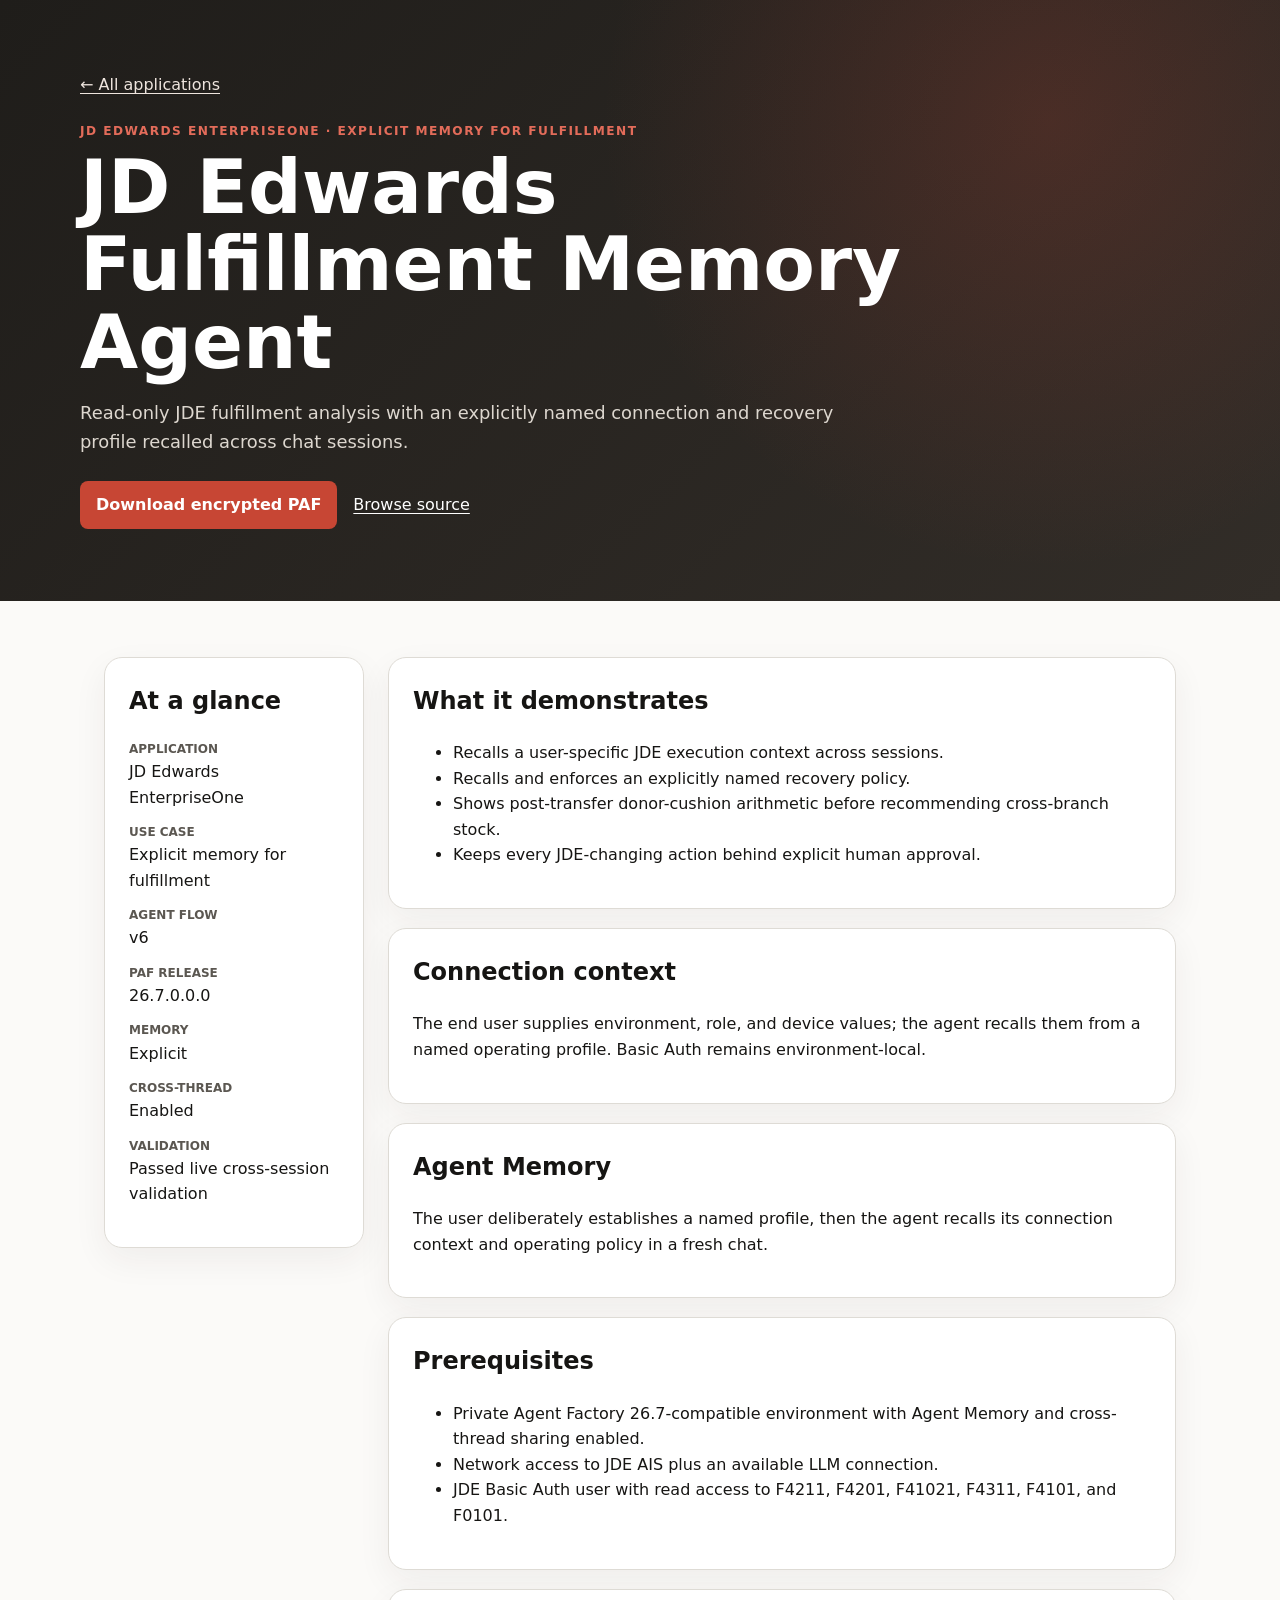
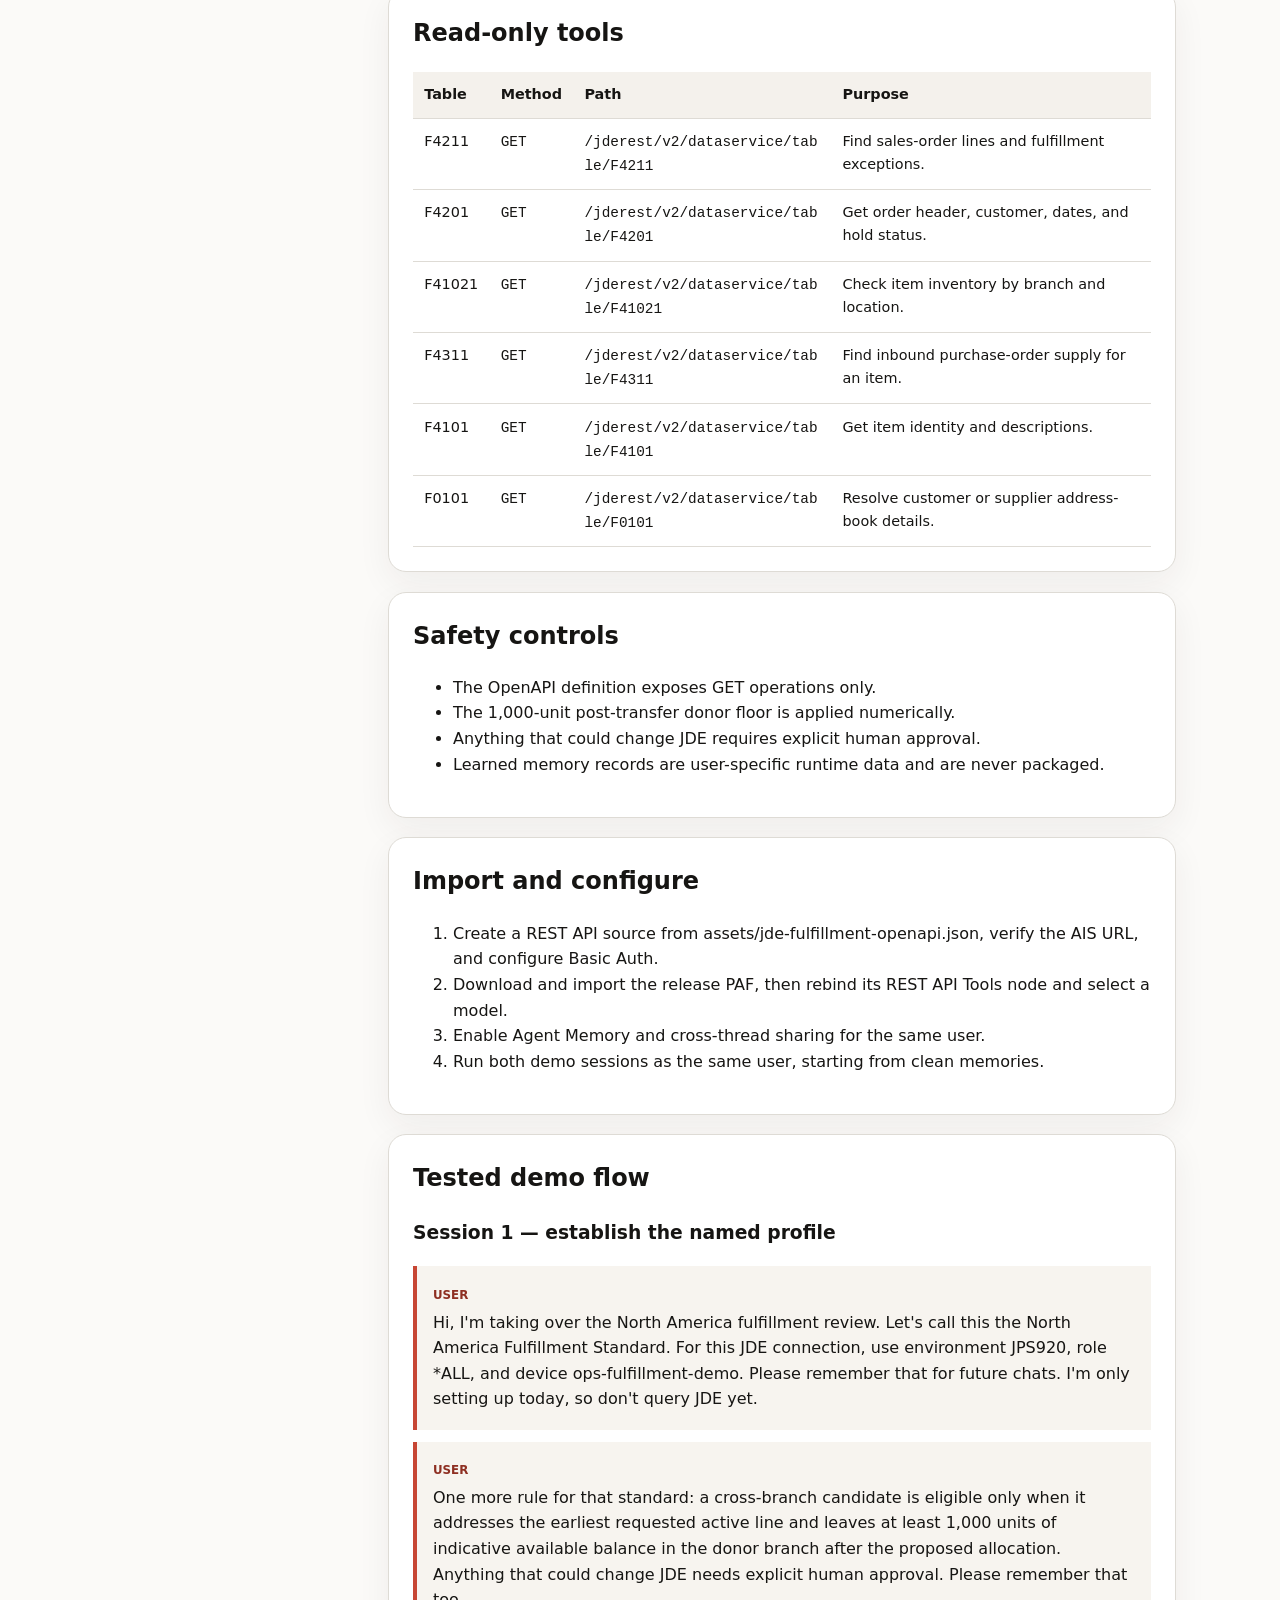
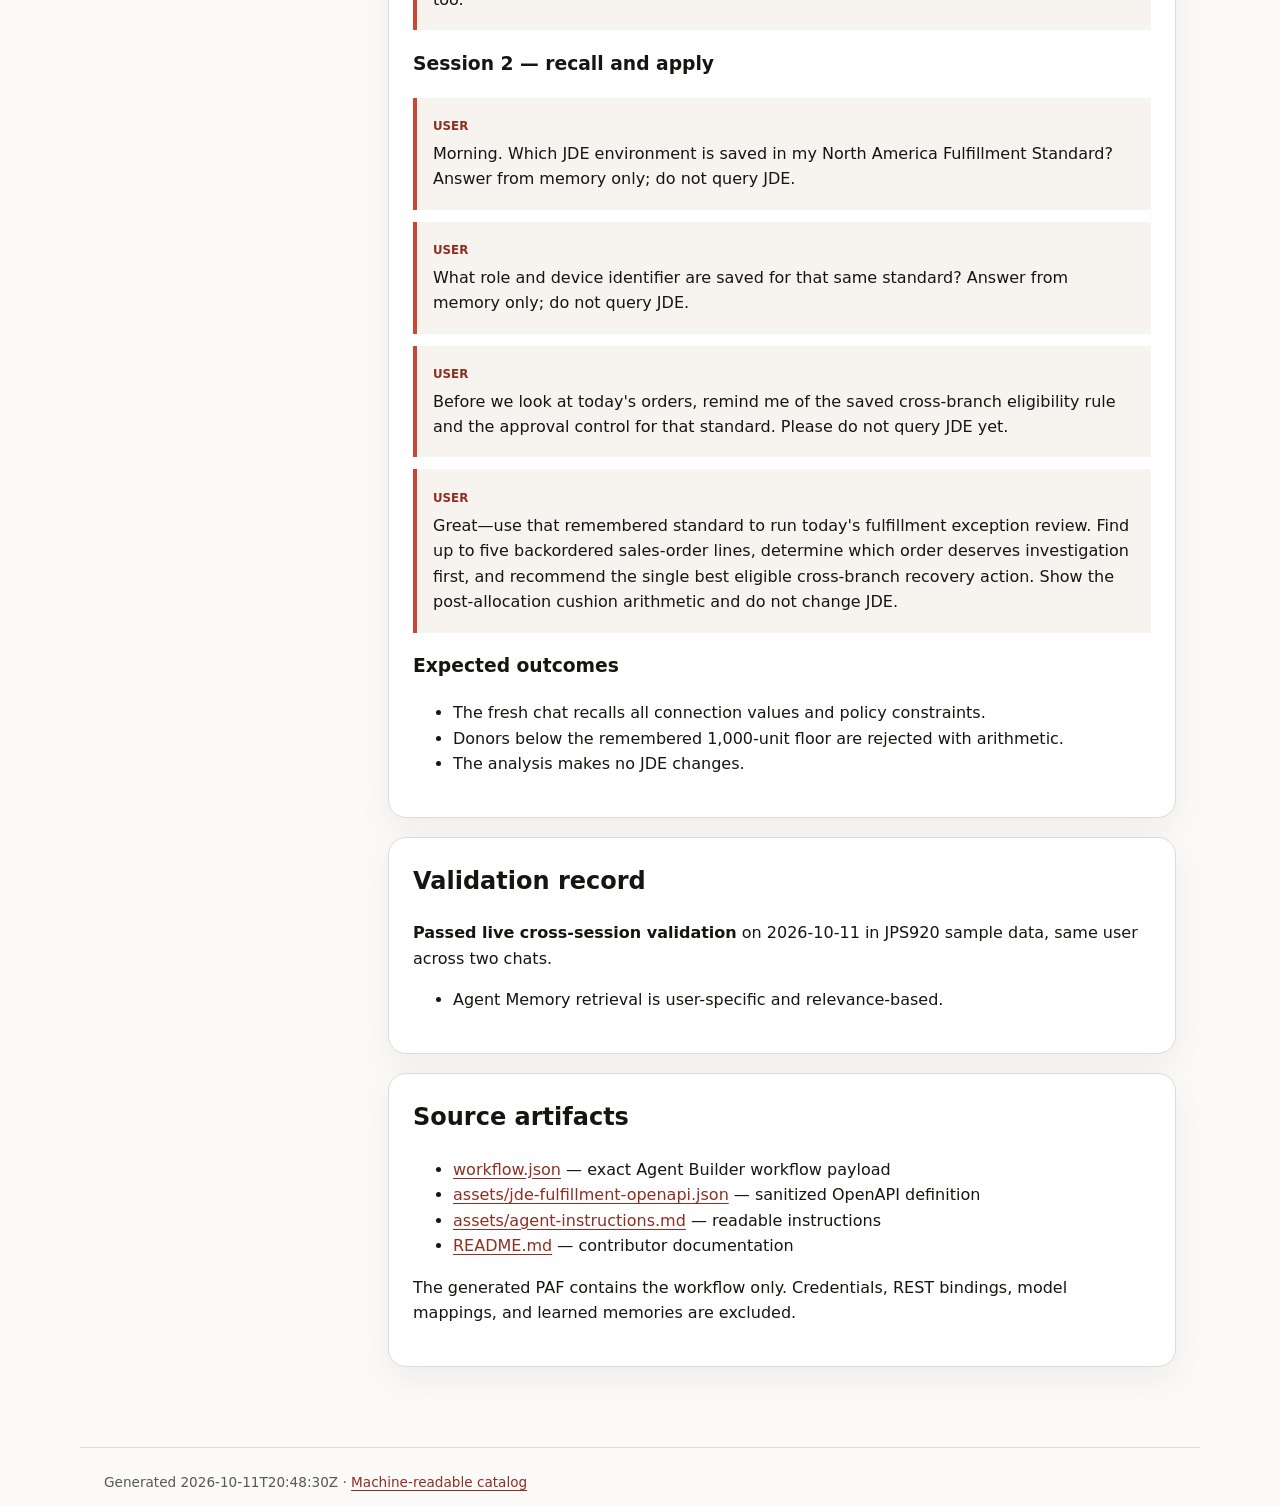
<file: docs/agents/jd-edwards/fulfillment-memory/index.html>
<!doctype html>
<html lang="en"><head><meta charset="utf-8"><meta name="viewport" content="width=device-width,initial-scale=1"><title>JD Edwards Fulfillment Memory Agent · Agent Samples</title><link rel="stylesheet" href="../../../assets/styles.css"></head>
<body><!-- Generated by scripts/generate_docs.py. Do not edit. --><header class="detail-hero"><div><a class="back" href="../../../">← All applications</a><span class="kicker">JD Edwards EnterpriseOne · Explicit memory for fulfillment</span><h1>JD Edwards Fulfillment Memory Agent</h1><p>Read-only JDE fulfillment analysis with an explicitly named connection and recovery profile recalled across chat sessions.</p><nav><a class="button" href="https://github.com/oracle-agent-factory/agent-samples/releases/download/latest/jd-edwards-fulfillment-memory-agent.paf">Download encrypted PAF</a><a href="https://github.com/oracle-agent-factory/agent-samples/tree/main/agents/jd-edwards/fulfillment-memory">Browse source</a></nav></div></header>
<main class="detail"><aside class="facts"><h2>At a glance</h2><dl><dt>Application</dt><dd>JD Edwards EnterpriseOne</dd><dt>Use case</dt><dd>Explicit memory for fulfillment</dd><dt>Agent flow</dt><dd>v6</dd><dt>PAF release</dt><dd>26.7.0.0.0</dd><dt>Memory</dt><dd>Explicit</dd><dt>Cross-thread</dt><dd>Enabled</dd><dt>Validation</dt><dd>Passed live cross-session validation</dd></dl></aside>
<div class="sections"><section><h2>What it demonstrates</h2><ul><li>Recalls a user-specific JDE execution context across sessions.</li><li>Recalls and enforces an explicitly named recovery policy.</li><li>Shows post-transfer donor-cushion arithmetic before recommending cross-branch stock.</li><li>Keeps every JDE-changing action behind explicit human approval.</li></ul></section><section><h2>Connection context</h2><p>The end user supplies environment, role, and device values; the agent recalls them from a named operating profile. Basic Auth remains environment-local.</p></section><section><h2>Agent Memory</h2><p>The user deliberately establishes a named profile, then the agent recalls its connection context and operating policy in a fresh chat.</p></section><section><h2>Prerequisites</h2><ul><li>Private Agent Factory 26.7-compatible environment with Agent Memory and cross-thread sharing enabled.</li><li>Network access to JDE AIS plus an available LLM connection.</li><li>JDE Basic Auth user with read access to F4211, F4201, F41021, F4311, F4101, and F0101.</li></ul></section>
<section><h2>Read-only tools</h2><div class="table"><table><thead><tr><th>Table</th><th>Method</th><th>Path</th><th>Purpose</th></tr></thead><tbody><tr><td>F4211</td><td><code>GET</code></td><td><code>/jderest/v2/dataservice/table/F4211</code></td><td>Find sales-order lines and fulfillment exceptions.</td></tr><tr><td>F4201</td><td><code>GET</code></td><td><code>/jderest/v2/dataservice/table/F4201</code></td><td>Get order header, customer, dates, and hold status.</td></tr><tr><td>F41021</td><td><code>GET</code></td><td><code>/jderest/v2/dataservice/table/F41021</code></td><td>Check item inventory by branch and location.</td></tr><tr><td>F4311</td><td><code>GET</code></td><td><code>/jderest/v2/dataservice/table/F4311</code></td><td>Find inbound purchase-order supply for an item.</td></tr><tr><td>F4101</td><td><code>GET</code></td><td><code>/jderest/v2/dataservice/table/F4101</code></td><td>Get item identity and descriptions.</td></tr><tr><td>F0101</td><td><code>GET</code></td><td><code>/jderest/v2/dataservice/table/F0101</code></td><td>Resolve customer or supplier address-book details.</td></tr></tbody></table></div></section><section><h2>Safety controls</h2><ul><li>The OpenAPI definition exposes GET operations only.</li><li>The 1,000-unit post-transfer donor floor is applied numerically.</li><li>Anything that could change JDE requires explicit human approval.</li><li>Learned memory records are user-specific runtime data and are never packaged.</li></ul></section><section><h2>Import and configure</h2><ol><li>Create a REST API source from assets/jde-fulfillment-openapi.json, verify the AIS URL, and configure Basic Auth.</li><li>Download and import the release PAF, then rebind its REST API Tools node and select a model.</li><li>Enable Agent Memory and cross-thread sharing for the same user.</li><li>Run both demo sessions as the same user, starting from clean memories.</li></ol></section>
<section><h2>Tested demo flow</h2><h3>Session 1 — establish the named profile</h3><div class="turn"><b>User</b><p>Hi, I&#x27;m taking over the North America fulfillment review. Let&#x27;s call this the North America Fulfillment Standard. For this JDE connection, use environment JPS920, role *ALL, and device ops-fulfillment-demo. Please remember that for future chats. I&#x27;m only setting up today, so don&#x27;t query JDE yet.</p></div><div class="turn"><b>User</b><p>One more rule for that standard: a cross-branch candidate is eligible only when it addresses the earliest requested active line and leaves at least 1,000 units of indicative available balance in the donor branch after the proposed allocation. Anything that could change JDE needs explicit human approval. Please remember that too.</p></div><h3>Session 2 — recall and apply</h3><div class="turn"><b>User</b><p>Morning. Which JDE environment is saved in my North America Fulfillment Standard? Answer from memory only; do not query JDE.</p></div><div class="turn"><b>User</b><p>What role and device identifier are saved for that same standard? Answer from memory only; do not query JDE.</p></div><div class="turn"><b>User</b><p>Before we look at today&#x27;s orders, remind me of the saved cross-branch eligibility rule and the approval control for that standard. Please do not query JDE yet.</p></div><div class="turn"><b>User</b><p>Great—use that remembered standard to run today&#x27;s fulfillment exception review. Find up to five backordered sales-order lines, determine which order deserves investigation first, and recommend the single best eligible cross-branch recovery action. Show the post-allocation cushion arithmetic and do not change JDE.</p></div><h3>Expected outcomes</h3><ul><li>The fresh chat recalls all connection values and policy constraints.</li><li>Donors below the remembered 1,000-unit floor are rejected with arithmetic.</li><li>The analysis makes no JDE changes.</li></ul></section><section><h2>Validation record</h2><p><strong>Passed live cross-session validation</strong> on 2026-10-11 in JPS920 sample data, same user across two chats.</p><ul><li>Agent Memory retrieval is user-specific and relevance-based.</li></ul></section>
<section><h2>Source artifacts</h2><ul><li><a href="https://github.com/oracle-agent-factory/agent-samples/tree/main/agents/jd-edwards/fulfillment-memory/workflow.json">workflow.json</a> — exact Agent Builder workflow payload</li><li><a href="https://github.com/oracle-agent-factory/agent-samples/tree/main/agents/jd-edwards/fulfillment-memory/assets/jde-fulfillment-openapi.json">assets/jde-fulfillment-openapi.json</a> — sanitized OpenAPI definition</li><li><a href="https://github.com/oracle-agent-factory/agent-samples/tree/main/agents/jd-edwards/fulfillment-memory/assets/agent-instructions.md">assets/agent-instructions.md</a> — readable instructions</li><li><a href="https://github.com/oracle-agent-factory/agent-samples/tree/main/agents/jd-edwards/fulfillment-memory/README.md">README.md</a> — contributor documentation</li></ul><p>The generated PAF contains the workflow only. Credentials, REST bindings, model mappings, and learned memories are excluded.</p></section></div></main>
<footer>Generated 2026-10-11T20:48:30Z · <a href="../../../agents.json">Machine-readable catalog</a></footer></body></html>
</file>
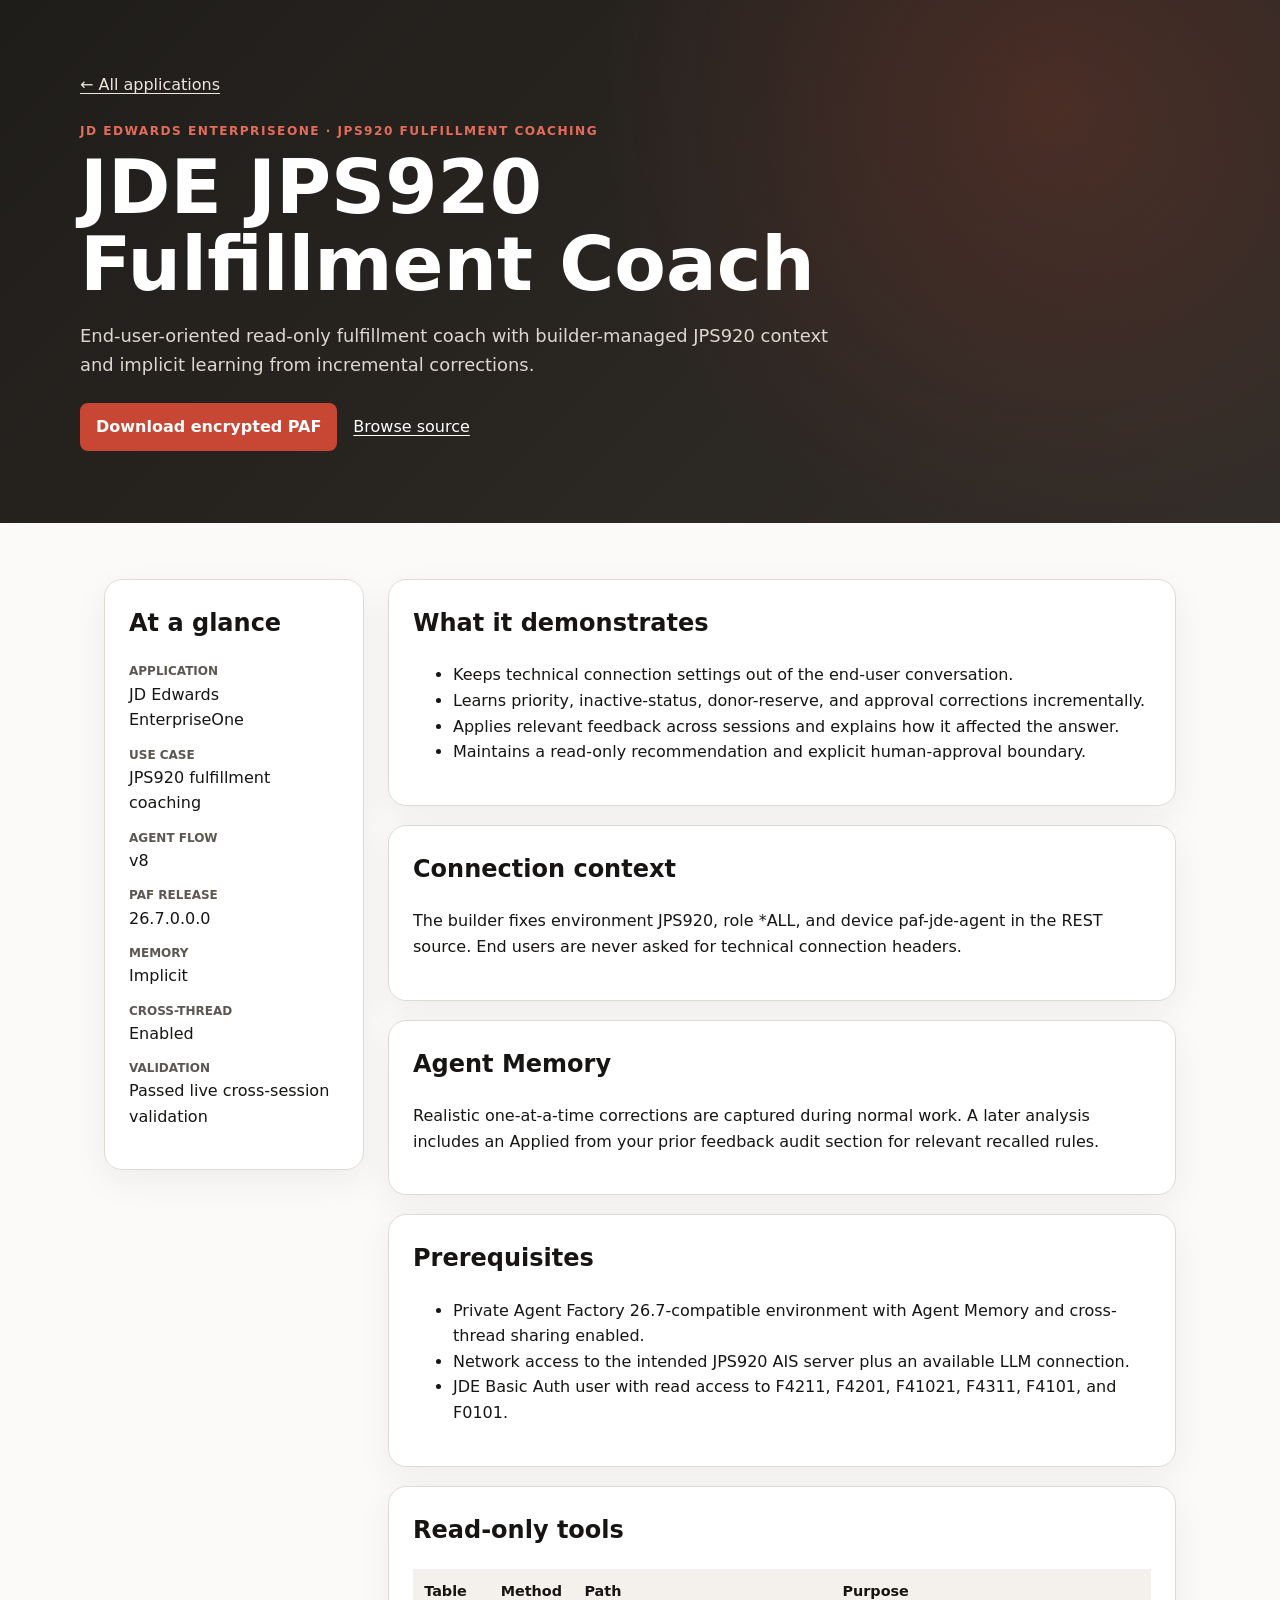
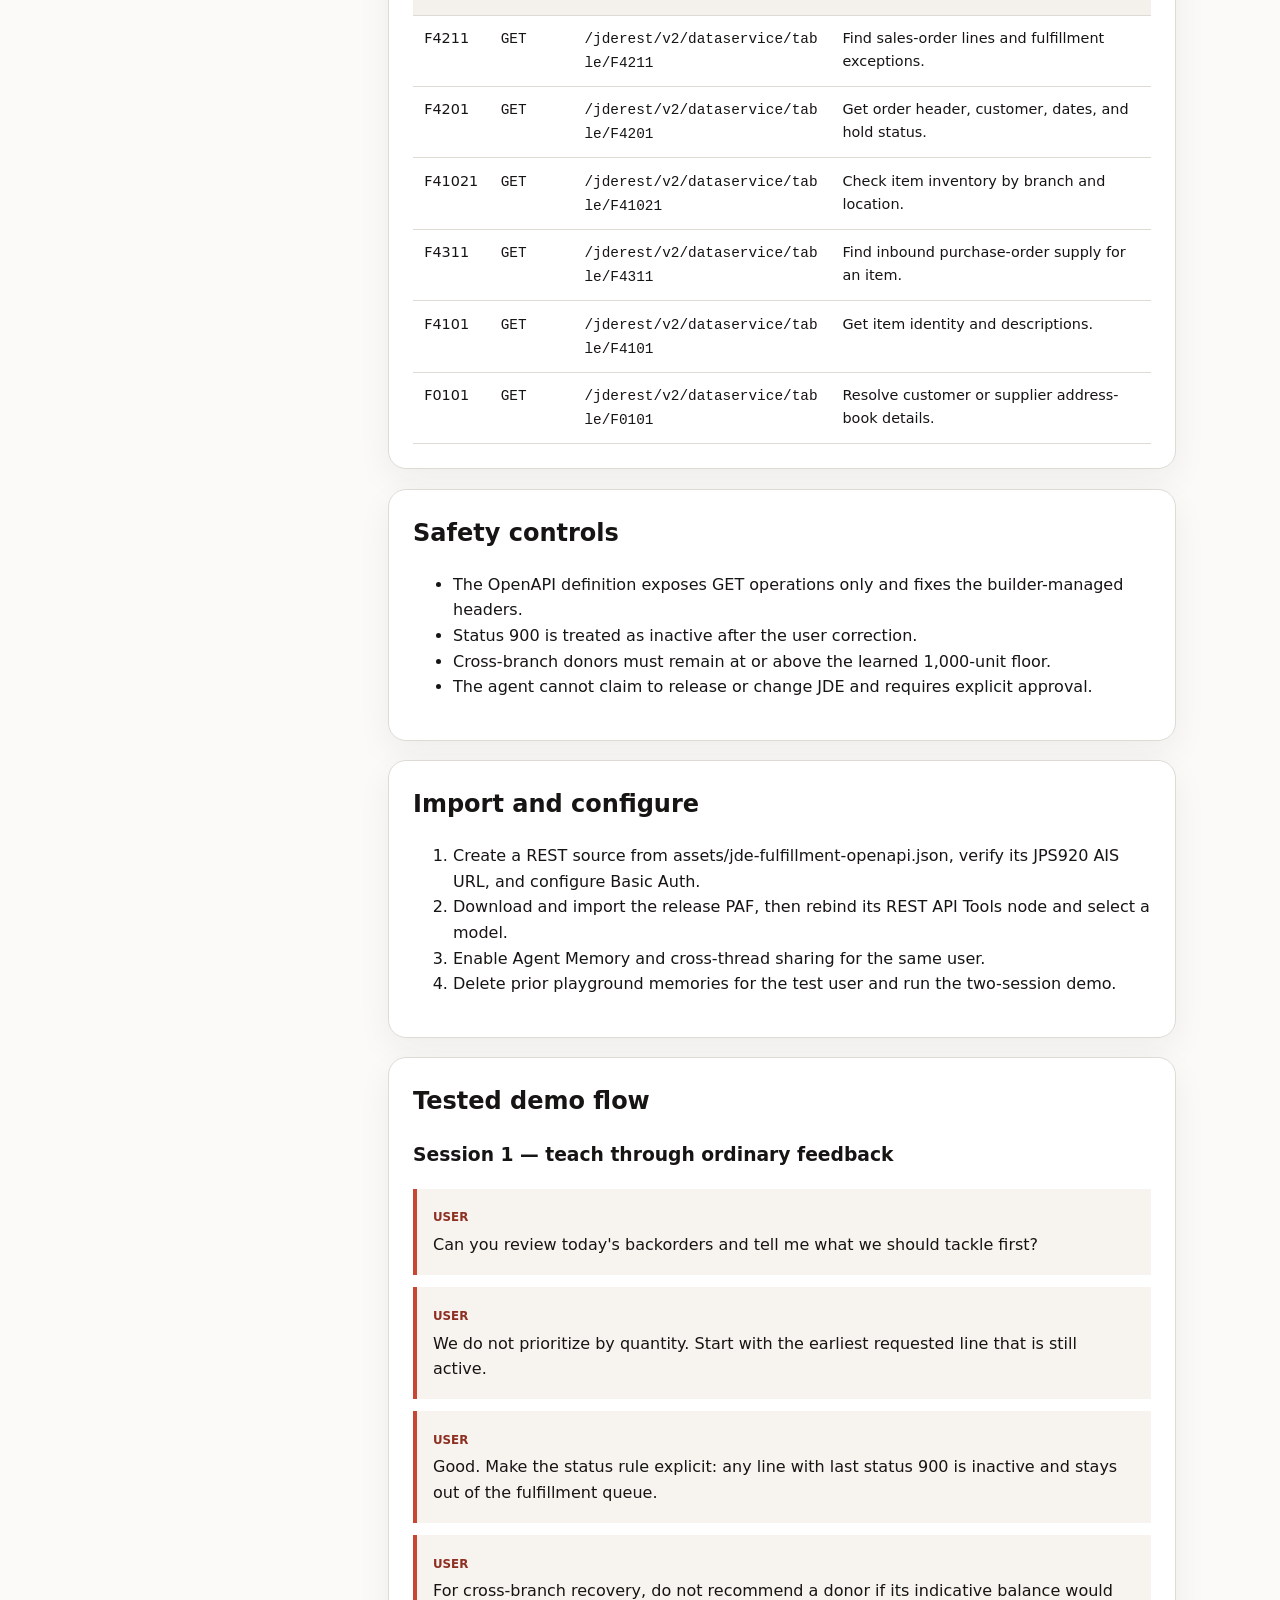
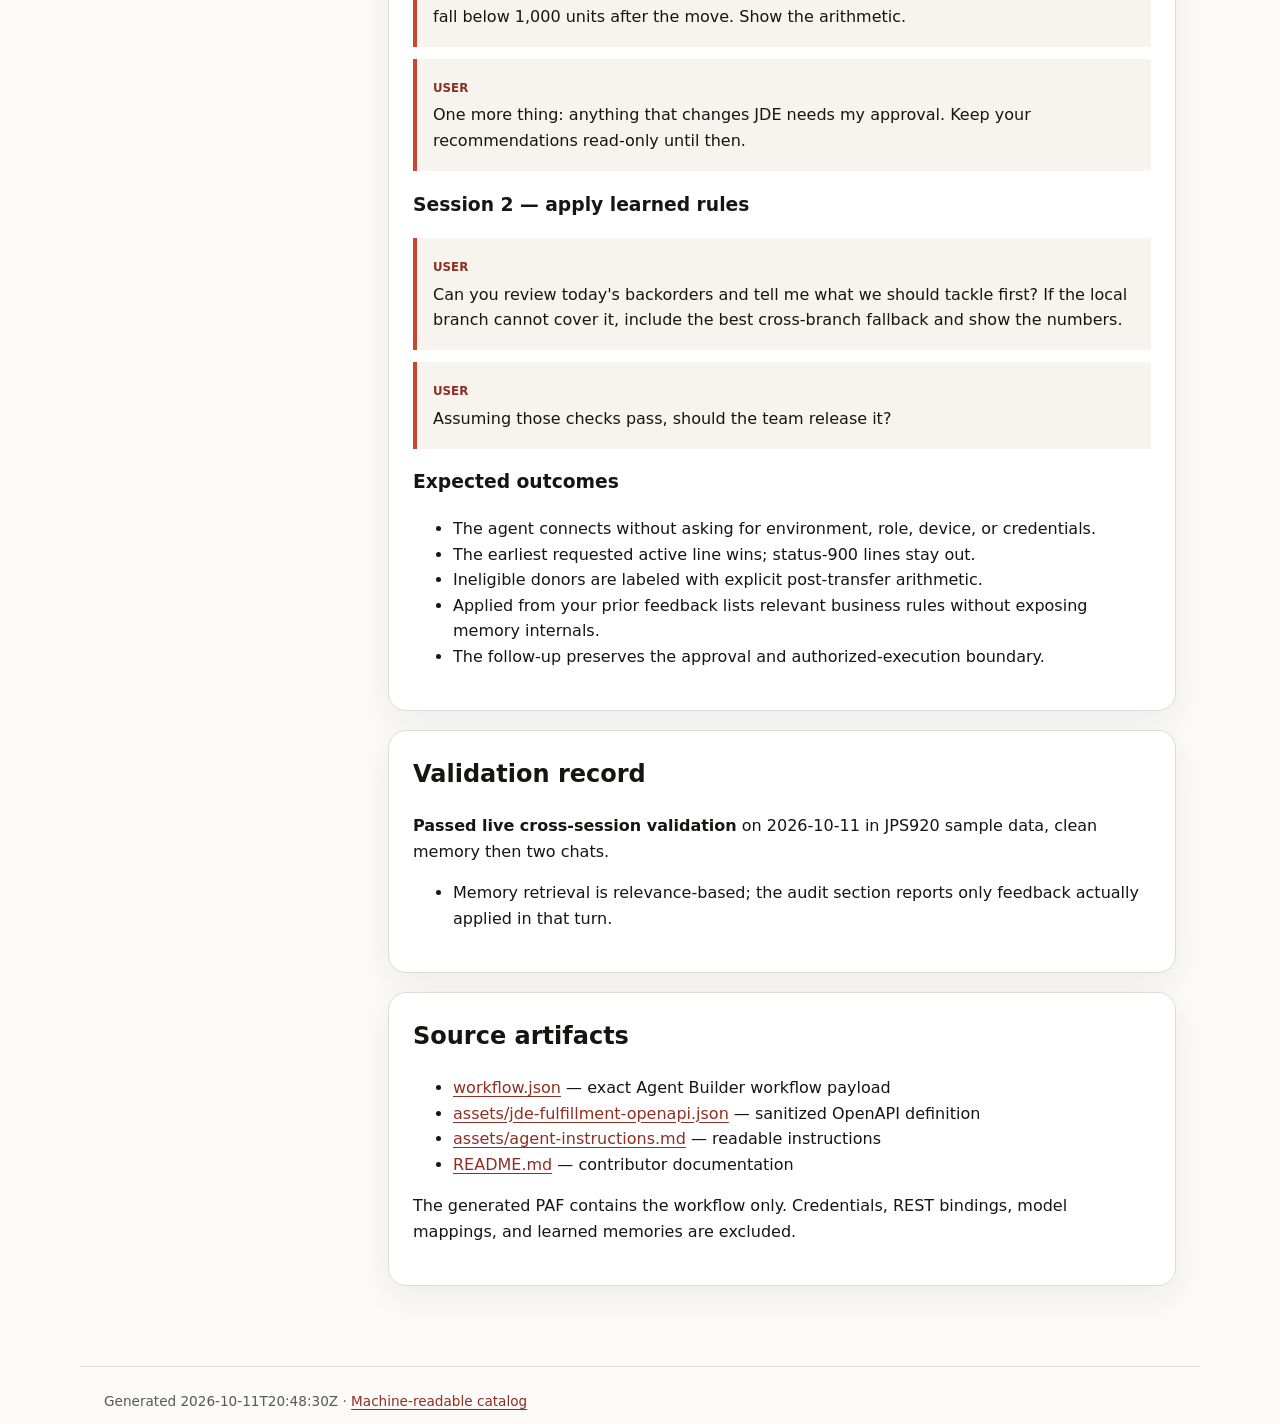
<file: docs/agents/jd-edwards/jps920-fulfillment-coach/index.html>
<!doctype html>
<html lang="en"><head><meta charset="utf-8"><meta name="viewport" content="width=device-width,initial-scale=1"><title>JDE JPS920 Fulfillment Coach · Agent Samples</title><link rel="stylesheet" href="../../../assets/styles.css"></head>
<body><!-- Generated by scripts/generate_docs.py. Do not edit. --><header class="detail-hero"><div><a class="back" href="../../../">← All applications</a><span class="kicker">JD Edwards EnterpriseOne · JPS920 fulfillment coaching</span><h1>JDE JPS920 Fulfillment Coach</h1><p>End-user-oriented read-only fulfillment coach with builder-managed JPS920 context and implicit learning from incremental corrections.</p><nav><a class="button" href="https://github.com/oracle-agent-factory/agent-samples/releases/download/latest/jde-jps920-fulfillment-coach.paf">Download encrypted PAF</a><a href="https://github.com/oracle-agent-factory/agent-samples/tree/main/agents/jd-edwards/jps920-fulfillment-coach">Browse source</a></nav></div></header>
<main class="detail"><aside class="facts"><h2>At a glance</h2><dl><dt>Application</dt><dd>JD Edwards EnterpriseOne</dd><dt>Use case</dt><dd>JPS920 fulfillment coaching</dd><dt>Agent flow</dt><dd>v8</dd><dt>PAF release</dt><dd>26.7.0.0.0</dd><dt>Memory</dt><dd>Implicit</dd><dt>Cross-thread</dt><dd>Enabled</dd><dt>Validation</dt><dd>Passed live cross-session validation</dd></dl></aside>
<div class="sections"><section><h2>What it demonstrates</h2><ul><li>Keeps technical connection settings out of the end-user conversation.</li><li>Learns priority, inactive-status, donor-reserve, and approval corrections incrementally.</li><li>Applies relevant feedback across sessions and explains how it affected the answer.</li><li>Maintains a read-only recommendation and explicit human-approval boundary.</li></ul></section><section><h2>Connection context</h2><p>The builder fixes environment JPS920, role *ALL, and device paf-jde-agent in the REST source. End users are never asked for technical connection headers.</p></section><section><h2>Agent Memory</h2><p>Realistic one-at-a-time corrections are captured during normal work. A later analysis includes an Applied from your prior feedback audit section for relevant recalled rules.</p></section><section><h2>Prerequisites</h2><ul><li>Private Agent Factory 26.7-compatible environment with Agent Memory and cross-thread sharing enabled.</li><li>Network access to the intended JPS920 AIS server plus an available LLM connection.</li><li>JDE Basic Auth user with read access to F4211, F4201, F41021, F4311, F4101, and F0101.</li></ul></section>
<section><h2>Read-only tools</h2><div class="table"><table><thead><tr><th>Table</th><th>Method</th><th>Path</th><th>Purpose</th></tr></thead><tbody><tr><td>F4211</td><td><code>GET</code></td><td><code>/jderest/v2/dataservice/table/F4211</code></td><td>Find sales-order lines and fulfillment exceptions.</td></tr><tr><td>F4201</td><td><code>GET</code></td><td><code>/jderest/v2/dataservice/table/F4201</code></td><td>Get order header, customer, dates, and hold status.</td></tr><tr><td>F41021</td><td><code>GET</code></td><td><code>/jderest/v2/dataservice/table/F41021</code></td><td>Check item inventory by branch and location.</td></tr><tr><td>F4311</td><td><code>GET</code></td><td><code>/jderest/v2/dataservice/table/F4311</code></td><td>Find inbound purchase-order supply for an item.</td></tr><tr><td>F4101</td><td><code>GET</code></td><td><code>/jderest/v2/dataservice/table/F4101</code></td><td>Get item identity and descriptions.</td></tr><tr><td>F0101</td><td><code>GET</code></td><td><code>/jderest/v2/dataservice/table/F0101</code></td><td>Resolve customer or supplier address-book details.</td></tr></tbody></table></div></section><section><h2>Safety controls</h2><ul><li>The OpenAPI definition exposes GET operations only and fixes the builder-managed headers.</li><li>Status 900 is treated as inactive after the user correction.</li><li>Cross-branch donors must remain at or above the learned 1,000-unit floor.</li><li>The agent cannot claim to release or change JDE and requires explicit approval.</li></ul></section><section><h2>Import and configure</h2><ol><li>Create a REST source from assets/jde-fulfillment-openapi.json, verify its JPS920 AIS URL, and configure Basic Auth.</li><li>Download and import the release PAF, then rebind its REST API Tools node and select a model.</li><li>Enable Agent Memory and cross-thread sharing for the same user.</li><li>Delete prior playground memories for the test user and run the two-session demo.</li></ol></section>
<section><h2>Tested demo flow</h2><h3>Session 1 — teach through ordinary feedback</h3><div class="turn"><b>User</b><p>Can you review today&#x27;s backorders and tell me what we should tackle first?</p></div><div class="turn"><b>User</b><p>We do not prioritize by quantity. Start with the earliest requested line that is still active.</p></div><div class="turn"><b>User</b><p>Good. Make the status rule explicit: any line with last status 900 is inactive and stays out of the fulfillment queue.</p></div><div class="turn"><b>User</b><p>For cross-branch recovery, do not recommend a donor if its indicative balance would fall below 1,000 units after the move. Show the arithmetic.</p></div><div class="turn"><b>User</b><p>One more thing: anything that changes JDE needs my approval. Keep your recommendations read-only until then.</p></div><h3>Session 2 — apply learned rules</h3><div class="turn"><b>User</b><p>Can you review today&#x27;s backorders and tell me what we should tackle first? If the local branch cannot cover it, include the best cross-branch fallback and show the numbers.</p></div><div class="turn"><b>User</b><p>Assuming those checks pass, should the team release it?</p></div><h3>Expected outcomes</h3><ul><li>The agent connects without asking for environment, role, device, or credentials.</li><li>The earliest requested active line wins; status-900 lines stay out.</li><li>Ineligible donors are labeled with explicit post-transfer arithmetic.</li><li>Applied from your prior feedback lists relevant business rules without exposing memory internals.</li><li>The follow-up preserves the approval and authorized-execution boundary.</li></ul></section><section><h2>Validation record</h2><p><strong>Passed live cross-session validation</strong> on 2026-10-11 in JPS920 sample data, clean memory then two chats.</p><ul><li>Memory retrieval is relevance-based; the audit section reports only feedback actually applied in that turn.</li></ul></section>
<section><h2>Source artifacts</h2><ul><li><a href="https://github.com/oracle-agent-factory/agent-samples/tree/main/agents/jd-edwards/jps920-fulfillment-coach/workflow.json">workflow.json</a> — exact Agent Builder workflow payload</li><li><a href="https://github.com/oracle-agent-factory/agent-samples/tree/main/agents/jd-edwards/jps920-fulfillment-coach/assets/jde-fulfillment-openapi.json">assets/jde-fulfillment-openapi.json</a> — sanitized OpenAPI definition</li><li><a href="https://github.com/oracle-agent-factory/agent-samples/tree/main/agents/jd-edwards/jps920-fulfillment-coach/assets/agent-instructions.md">assets/agent-instructions.md</a> — readable instructions</li><li><a href="https://github.com/oracle-agent-factory/agent-samples/tree/main/agents/jd-edwards/jps920-fulfillment-coach/README.md">README.md</a> — contributor documentation</li></ul><p>The generated PAF contains the workflow only. Credentials, REST bindings, model mappings, and learned memories are excluded.</p></section></div></main>
<footer>Generated 2026-10-11T20:48:30Z · <a href="../../../agents.json">Machine-readable catalog</a></footer></body></html>
</file>
<file: docs/assets/styles.css>
/* Generated by scripts/generate_docs.py. */
:root{--ink:#161513;--muted:#5b5751;--paper:#fbfaf8;--surface:#fff;--line:#dedbd5;--accent:#c74634;--accent-dark:#8e2f22}*{box-sizing:border-box}body{margin:0;background:var(--paper);color:var(--ink);font-family:Inter,ui-sans-serif,system-ui,sans-serif;line-height:1.6}a{color:var(--accent-dark);text-underline-offset:3px}code{overflow-wrap:anywhere}.hero,.detail-hero{background:radial-gradient(circle at 82% 20%,rgba(199,70,52,.2),transparent 28rem),linear-gradient(135deg,#1f1d1a,#322d28);color:#fff;padding:4.5rem 1.5rem}.hero>div,.detail-hero>div,main,footer{width:min(1120px,100%);margin:auto}.hero h1,.detail-hero h1{max-width:850px;margin:.5rem 0;font-size:clamp(2.3rem,6vw,4.7rem);line-height:1.03}.hero p,.detail-hero p{max-width:760px;color:#ddd7cf;font-size:1.12rem}.kicker{display:block;color:#e36c5a;font-size:.76rem;font-weight:800;letter-spacing:.12em;text-transform:uppercase}.hero strong{display:inline-block;margin-top:1rem}.back{display:block;margin-bottom:1.5rem;color:#eee5de}.detail-hero nav{display:flex;align-items:center;gap:1rem;margin-top:1.5rem}.detail-hero nav>a:not(.button){color:#fff}.button{display:inline-block;border-radius:8px;padding:.7rem 1rem;background:var(--accent);color:#fff;font-weight:750;text-decoration:none}.disabled{background:#6f6962}main{padding:3.5rem 1.5rem 5rem}.heading{display:flex;justify-content:space-between;align-items:end;margin-bottom:1.5rem}.heading h2{margin:.2rem 0}.heading p{color:var(--muted)}.grid{display:grid;grid-template-columns:repeat(auto-fit,minmax(min(100%,310px),1fr));gap:1.1rem}.card,.facts,.sections>section{background:var(--surface);border:1px solid var(--line);border-radius:18px;padding:1.5rem;box-shadow:0 12px 34px rgba(44,39,34,.06)}.meta{display:flex;justify-content:space-between;color:var(--muted);font-size:.8rem}.card h2{font-size:1.35rem}.card p{color:var(--muted)}.badges{display:flex;flex-wrap:wrap;gap:.45rem}.badges b{border-radius:999px;padding:.25rem .6rem;background:#e7f2ec;color:#2f6b4f;font-size:.72rem}.detail{display:grid;grid-template-columns:260px minmax(0,1fr);gap:1.5rem;align-items:start}.facts{position:sticky;top:1rem}.facts h2,.sections h2{margin-top:0}.facts dt{margin-top:.8rem;color:var(--muted);font-size:.75rem;font-weight:800;text-transform:uppercase}.facts dd{margin:0}.sections{display:grid;gap:1.2rem;min-width:0}.table{overflow-x:auto}table{width:100%;border-collapse:collapse;font-size:.9rem}th,td{padding:.7rem;border-bottom:1px solid var(--line);text-align:left;vertical-align:top}th{background:#f4f1ec}.turn{margin:.75rem 0;padding:.9rem 1rem;border-left:4px solid var(--accent);background:#f7f4ef}.turn b{color:var(--accent-dark);font-size:.74rem;text-transform:uppercase}.turn p{margin:.2rem 0;white-space:pre-wrap}footer{border-top:1px solid var(--line);padding:1.5rem;color:var(--muted);font-size:.85rem}@media(max-width:760px){.heading{display:block}.detail{grid-template-columns:1fr}.facts{position:static}}
</file>
